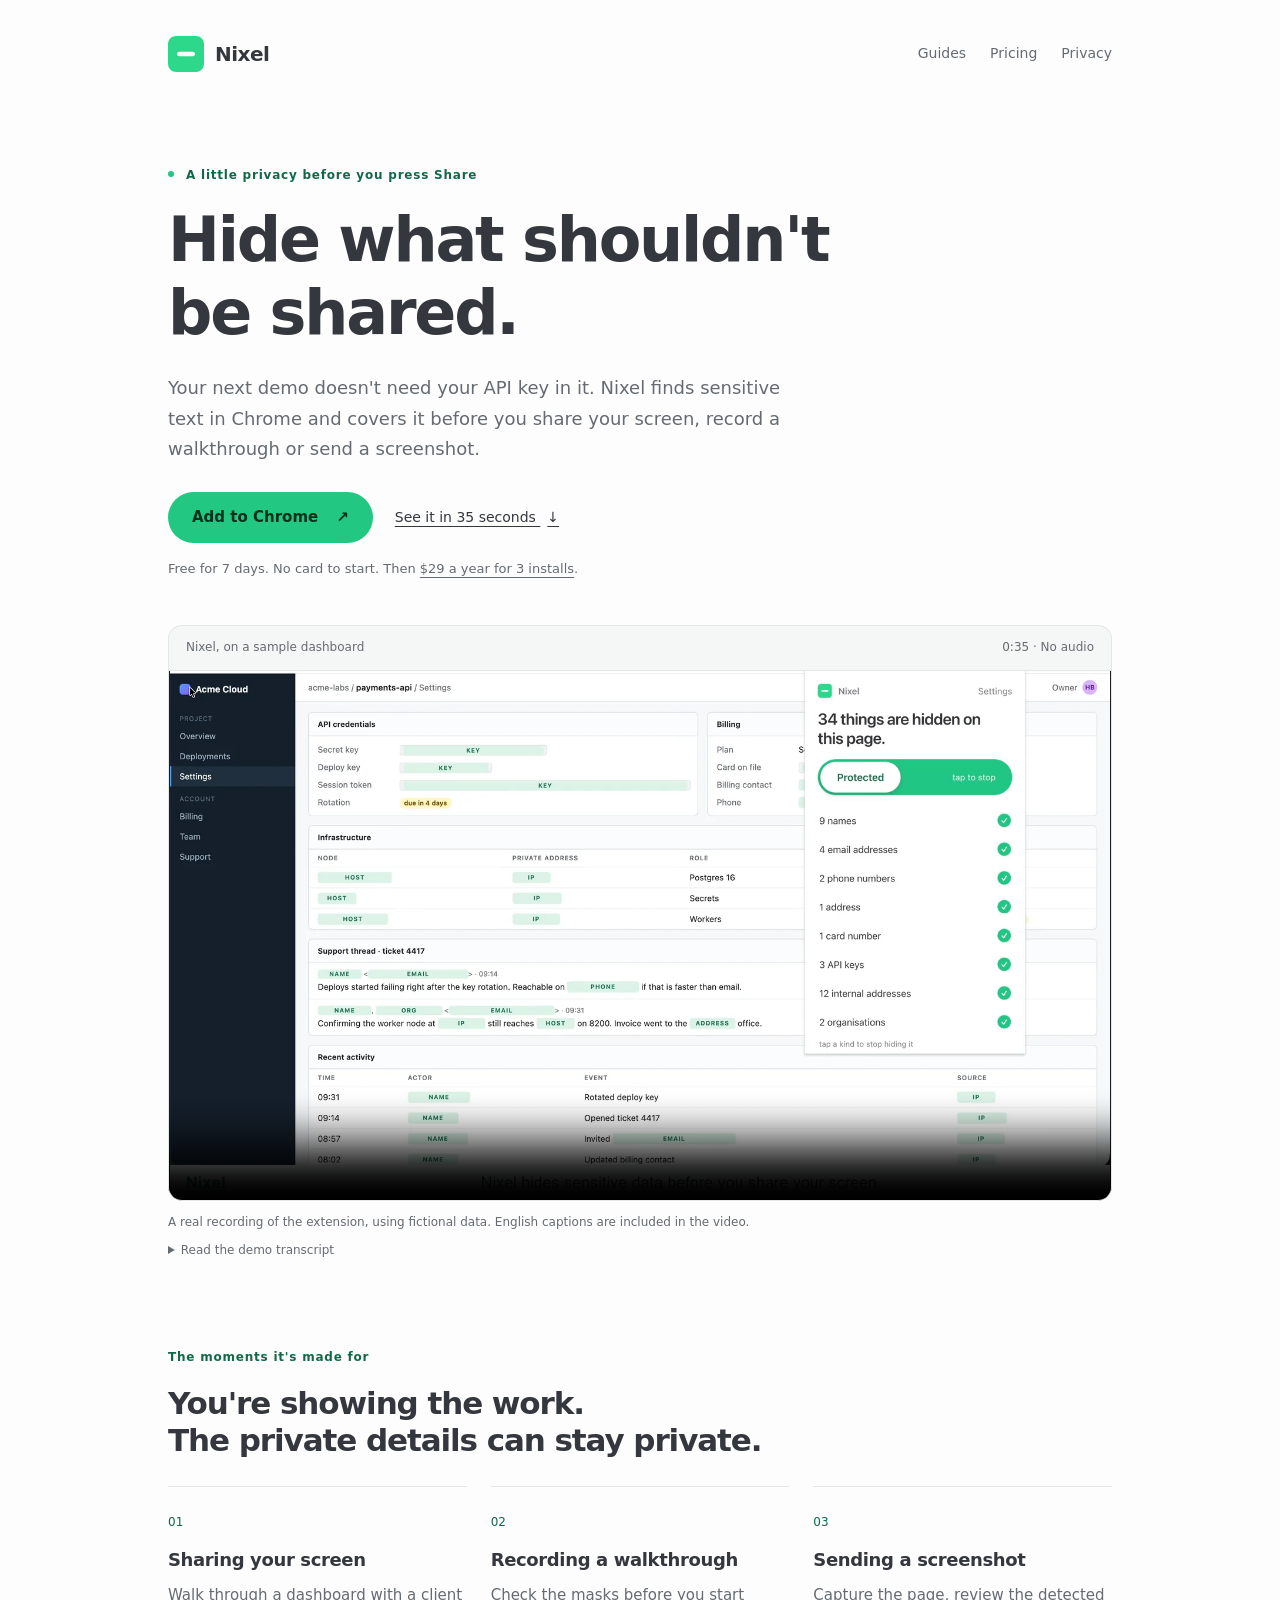
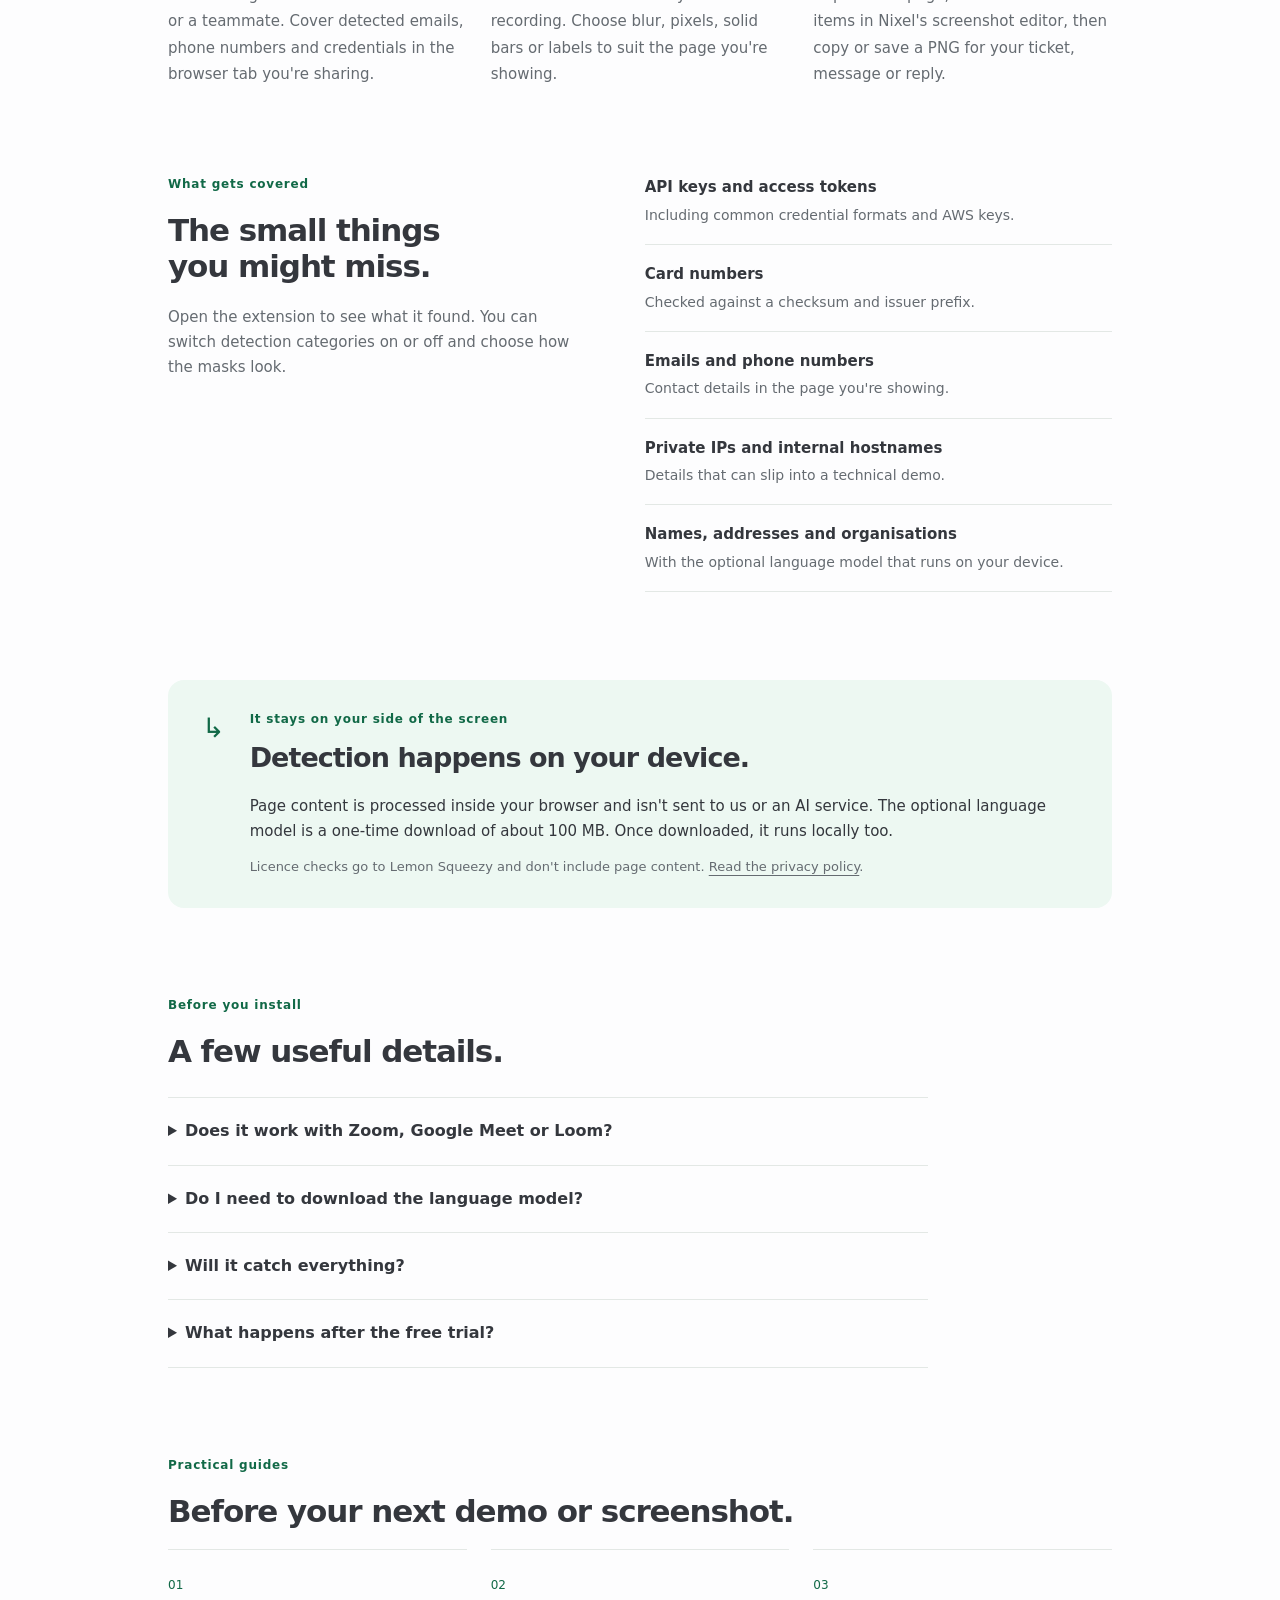
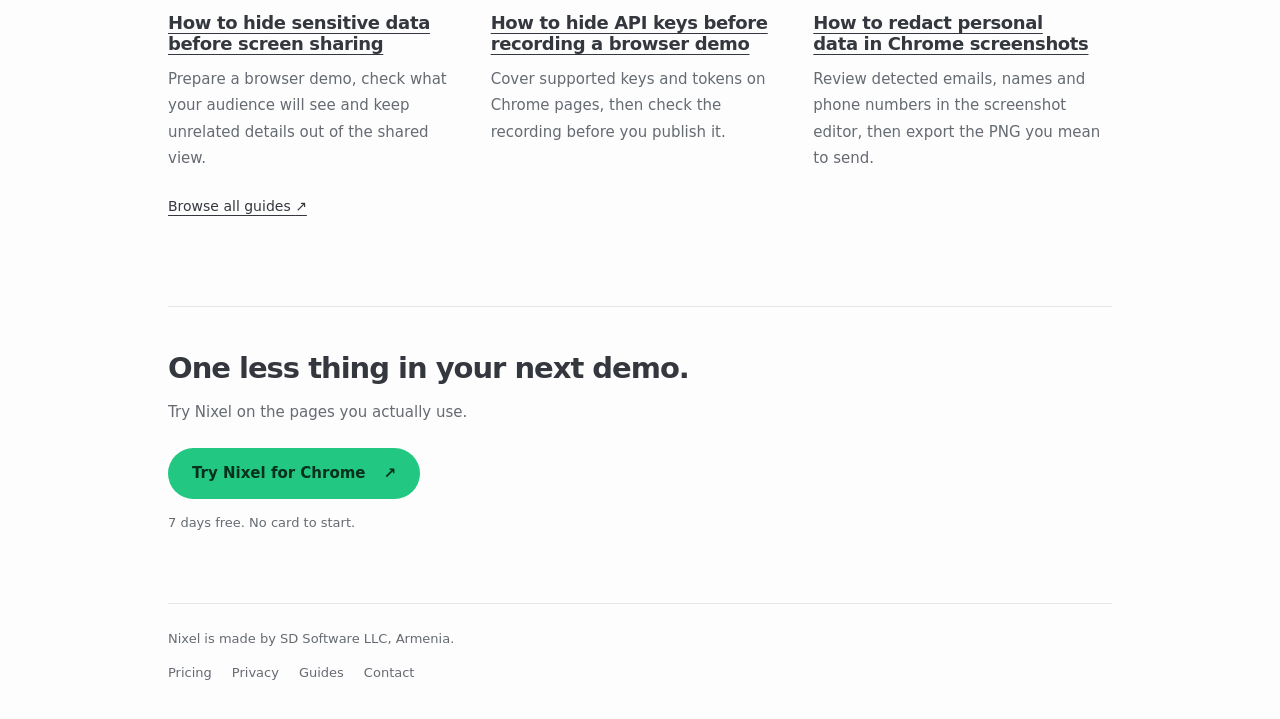
<file: index.html>
<!doctype html>
<html lang="en">
<head>
  <meta charset="utf-8" />
  <meta name="msvalidate.01" content="B4FEDE01873974FC19077A3472C46741" />
  <meta name="viewport" content="width=device-width, initial-scale=1" />
  <title>Nixel: hide sensitive data before screen sharing</title>
  <meta name="description" content="Hide API keys, emails and personal details in Chrome before screen sharing or taking screenshots. Nixel detects sensitive text locally. Try it free for 7 days." />
  <link rel="canonical" href="https://nixel.org/" />
  <meta name="theme-color" content="#fdfdfe" />
  <meta property="og:type" content="website" />
  <meta property="og:site_name" content="Nixel" />
  <meta property="og:title" content="Hide what shouldn't be shared. Nixel for Chrome." />
  <meta property="og:description" content="API keys, emails and personal details, covered before your next screen share. Detection happens on your device." />
  <meta property="og:url" content="https://nixel.org/" />
  <meta property="og:image" content="https://nixel.org/assets/nixel-social.png" />
  <meta property="og:image:width" content="1200" />
  <meta property="og:image:height" content="630" />
  <meta property="og:image:alt" content="Nixel for Chrome. Hide sensitive data before you share your screen." />
  <meta name="twitter:card" content="summary_large_image" />
  <link rel="icon" href="/assets/favicon.svg" type="image/svg+xml" />
  <link rel="stylesheet" href="/assets/site.css" />
</head>
<body>
  <a class="skip" href="#main">Skip to content</a>
  <div class="wrap">
    <header class="site-header">
      <a class="brand" href="/" aria-label="Nixel home"><img src="/assets/favicon.svg" alt="" width="36" height="36" /><b>Nixel</b></a>
      <nav aria-label="Main navigation"><a href="/guides/">Guides</a><a href="/pro">Pricing</a><a href="/privacy">Privacy</a></nav>
    </header>
    <main id="main">
      <section class="hero" aria-labelledby="hero-title">
        <p class="eyebrow"><span aria-hidden="true"></span> A little privacy before you press Share</p>
        <h1 id="hero-title">Hide what shouldn't<br class="desktop-break" /> be shared.</h1>
        <p class="lede">Your next demo doesn't need your API key in it. Nixel finds sensitive text in Chrome and covers it before you share your screen, record a walkthrough or send a screenshot.</p>
        <div class="actions"><a class="cta" href="https://chromewebstore.google.com/detail/nixel/mhdpmmbcnoakhpaemgpnomjpgklbdapk">Add to Chrome <span aria-hidden="true">↗</span></a><a class="text-link" href="#demo">See it in 35 seconds <span aria-hidden="true">↓</span></a></div>
        <p class="quiet">Free for 7 days. No card to start. Then <a href="/pro">$29 a year for 3 installs</a>.</p>
      </section>
      <figure class="video-demo" id="demo">
        <div class="video-topline"><span>Nixel, on a sample dashboard</span><span>0:35 · No audio</span></div>
        <video controls playsinline preload="metadata" poster="/assets/demo-poster.webp" width="1600" height="900" aria-label="Nixel demo: changing mask styles, toggling name detection and reviewing a screenshot" aria-describedby="demo-caption">
          <source src="/assets/nixel-demo.mp4" type="video/mp4" />
          <p><a href="/assets/nixel-demo.mp4">Watch or download the Nixel demo</a>.</p>
        </video>
        <figcaption id="demo-caption">A real recording of the extension, using fictional data. English captions are included in the video.</figcaption>
      </figure>
      <details class="transcript"><summary>Read the demo transcript</summary><p>Nixel hides sensitive data before you share your screen. Choose blur, pixels, solid bars or labels. Turn name masking off while keeping the other masks, then turn it back on. Open the screenshot editor and review the masks before saving or sharing.</p></details>
      <section class="section" aria-labelledby="use-cases">
        <div class="section-heading"><p class="eyebrow">The moments it's made for</p><h2 id="use-cases">You're showing the work.<br />The private details can stay private.</h2></div>
        <div class="cards">
          <article><span class="number" aria-hidden="true">01</span><h3>Sharing your screen</h3><p>Walk through a dashboard with a client or a teammate. Cover detected emails, phone numbers and credentials in the browser tab you're sharing.</p></article>
          <article><span class="number" aria-hidden="true">02</span><h3>Recording a walkthrough</h3><p>Check the masks before you start recording. Choose blur, pixels, solid bars or labels to suit the page you're showing.</p></article>
          <article><span class="number" aria-hidden="true">03</span><h3>Sending a screenshot</h3><p>Capture the page, review the detected items in Nixel's screenshot editor, then copy or save a PNG for your ticket, message or reply.</p></article>
        </div>
      </section>
      <section class="section split" aria-labelledby="detection">
        <div><p class="eyebrow">What gets covered</p><h2 id="detection">The small things<br />you might miss.</h2><p class="muted">Open the extension to see what it found. You can switch detection categories on or off and choose how the masks look.</p></div>
        <ul class="detection-list">
          <li><b>API keys and access tokens</b><span>Including common credential formats and AWS keys.</span></li>
          <li><b>Card numbers</b><span>Checked against a checksum and issuer prefix.</span></li>
          <li><b>Emails and phone numbers</b><span>Contact details in the page you're showing.</span></li>
          <li><b>Private IPs and internal hostnames</b><span>Details that can slip into a technical demo.</span></li>
          <li><b>Names, addresses and organisations</b><span>With the optional language model that runs on your device.</span></li>
        </ul>
      </section>
      <section class="privacy-note" aria-labelledby="local-title">
        <div class="local-icon" aria-hidden="true">↳</div>
        <div><p class="eyebrow">It stays on your side of the screen</p><h2 id="local-title">Detection happens on your device.</h2><p>Page content is processed inside your browser and isn't sent to us or an AI service. The optional language model is a one-time download of about 100 MB. Once downloaded, it runs locally too.</p><p class="quiet">Licence checks go to Lemon Squeezy and don't include page content. <a href="/privacy">Read the privacy policy</a>.</p></div>
      </section>
      <section class="section faq" aria-labelledby="questions">
        <p class="eyebrow">Before you install</p><h2 id="questions">A few useful details.</h2>
        <details><summary>Does it work with Zoom, Google Meet or Loom?</summary><p>Nixel masks text in Chrome pages. Those masks can appear when you share or record that browser tab with your meeting or recording tool. Nixel doesn't mask other apps, browser controls or your whole desktop. Check the shared view before starting.</p></details>
        <details><summary>Do I need to download the language model?</summary><p>No. Pattern-based detection covers supported credentials, card numbers, emails, phone numbers and network details without it. Enable the optional local model if you also want to detect names, addresses and organisations.</p></details>
        <details><summary>Will it catch everything?</summary><p>Detection can miss sensitive details or hide text you wanted to show. Nixel works with supported text on web pages; don't rely on it to find text inside images or videos. Review your page and any exported screenshot before sharing.</p></details>
        <details><summary>What happens after the free trial?</summary><p>The trial lasts 7 days and needs no payment card. A licence costs $29 a year and covers 3 installs. <a href="/pro">See pricing and licence details</a>.</p></details>
      </section>
      <section class="section" aria-labelledby="guides-title"><p class="eyebrow">Practical guides</p><h2 id="guides-title">Before your next demo or screenshot.</h2><div class="cards"><article><span class="number" aria-hidden="true">01</span><h3><a href="/guides/hide-sensitive-data-screen-sharing/">How to hide sensitive data before screen sharing</a></h3><p>Prepare a browser demo, check what your audience will see and keep unrelated details out of the shared view.</p></article><article><span class="number" aria-hidden="true">02</span><h3><a href="/guides/hide-api-keys-screen-recording/">How to hide API keys before recording a browser demo</a></h3><p>Cover supported keys and tokens on Chrome pages, then check the recording before you publish it.</p></article><article><span class="number" aria-hidden="true">03</span><h3><a href="/guides/redact-personal-data-screenshots/">How to redact personal data in Chrome screenshots</a></h3><p>Review detected emails, names and phone numbers in the screenshot editor, then export the PNG you mean to send.</p></article></div><p class="guide-browse"><a href="/guides/">Browse all guides <span aria-hidden="true">↗</span></a></p></section>
      <section class="closing" aria-labelledby="try-title"><h2 id="try-title">One less thing in your next demo.</h2><p>Try Nixel on the pages you actually use.</p><a class="cta" href="https://chromewebstore.google.com/detail/nixel/mhdpmmbcnoakhpaemgpnomjpgklbdapk">Try Nixel for Chrome <span aria-hidden="true">↗</span></a><p class="quiet">7 days free. No card to start.</p></section>
    </main>
    <footer><p>Nixel is made by SD Software LLC, Armenia.</p><nav aria-label="Footer navigation"><a href="/pro">Pricing</a><a href="/privacy">Privacy</a><a href="/guides/">Guides</a><a href="mailto:support@nixel.org">Contact</a></nav></footer>
  </div>
</body>
</html>
</file>
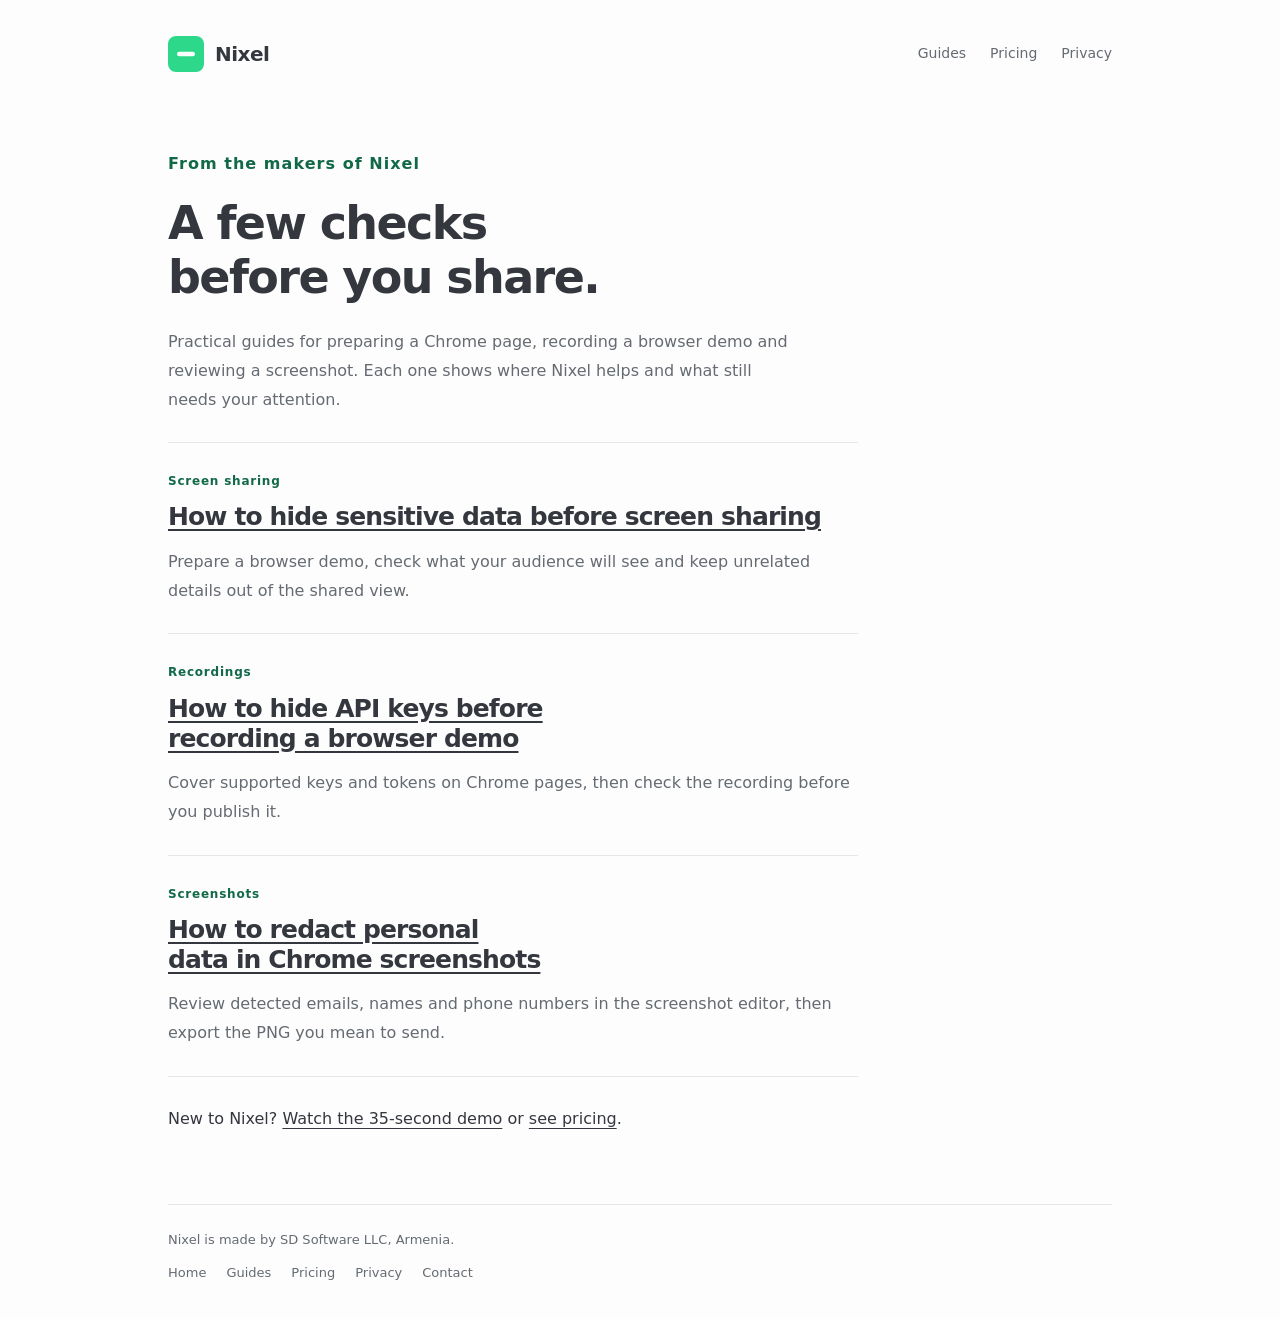
<file: guides/index.html>
<!doctype html><html lang="en"><head>
<meta charset="utf-8" /><meta name="viewport" content="width=device-width, initial-scale=1" />
<title>Screen sharing, recording and screenshot guides | Nixel</title>
<meta name="description" content="Practical Nixel guides for hiding sensitive text before browser screen sharing, recording a demo or sending a screenshot. Real examples and clear limits." />
<link rel="canonical" href="https://nixel.org/guides/" /><meta property="og:type" content="website" /><meta property="og:site_name" content="Nixel" /><meta property="og:title" content="Practical guides for your next demo or screenshot" /><meta property="og:description" content="Prepare Chrome pages, cover sensitive details and check what you share. Guides from the makers of Nixel." /><meta property="og:url" content="https://nixel.org/guides/" /><meta property="og:image" content="https://nixel.org/assets/nixel-social.png" /><meta name="twitter:card" content="summary_large_image" /><link rel="icon" href="/assets/favicon.svg" type="image/svg+xml" /><link rel="stylesheet" href="/assets/site.css" />
</head><body><a class="skip" href="#main">Skip to content</a><div class="wrap"><header class="site-header"><a class="brand" href="/" aria-label="Nixel home"><img src="/assets/favicon.svg" alt="" width="36" height="36" /><b>Nixel</b></a><nav aria-label="Main navigation"><a href="/guides/">Guides</a><a href="/pro">Pricing</a><a href="/privacy">Privacy</a></nav></header><main id="main" class="article"><p class="eyebrow">From the makers of Nixel</p><h1>A few checks before you share.</h1><p class="lede">Practical guides for preparing a Chrome page, recording a browser demo and reviewing a screenshot. Each one shows where Nixel helps and what still needs your attention.</p><div class="guide-index"><article><p class="eyebrow">Screen sharing</p><h2><a href="/guides/hide-sensitive-data-screen-sharing/">How to hide sensitive data before screen sharing</a></h2><p>Prepare a browser demo, check what your audience will see and keep unrelated details out of the shared view.</p></article><article><p class="eyebrow">Recordings</p><h2><a href="/guides/hide-api-keys-screen-recording/">How to hide API keys before recording a browser demo</a></h2><p>Cover supported keys and tokens on Chrome pages, then check the recording before you publish it.</p></article><article><p class="eyebrow">Screenshots</p><h2><a href="/guides/redact-personal-data-screenshots/">How to redact personal data in Chrome screenshots</a></h2><p>Review detected emails, names and phone numbers in the screenshot editor, then export the PNG you mean to send.</p></article></div><p>New to Nixel? <a href="/#demo">Watch the 35-second demo</a> or <a href="/pro">see pricing</a>.</p></main><footer><p>Nixel is made by SD Software LLC, Armenia.</p><nav aria-label="Footer navigation"><a href="/">Home</a><a href="/guides/">Guides</a><a href="/pro">Pricing</a><a href="/privacy">Privacy</a><a href="mailto:support@nixel.org">Contact</a></nav></footer></div></body></html>
</file>
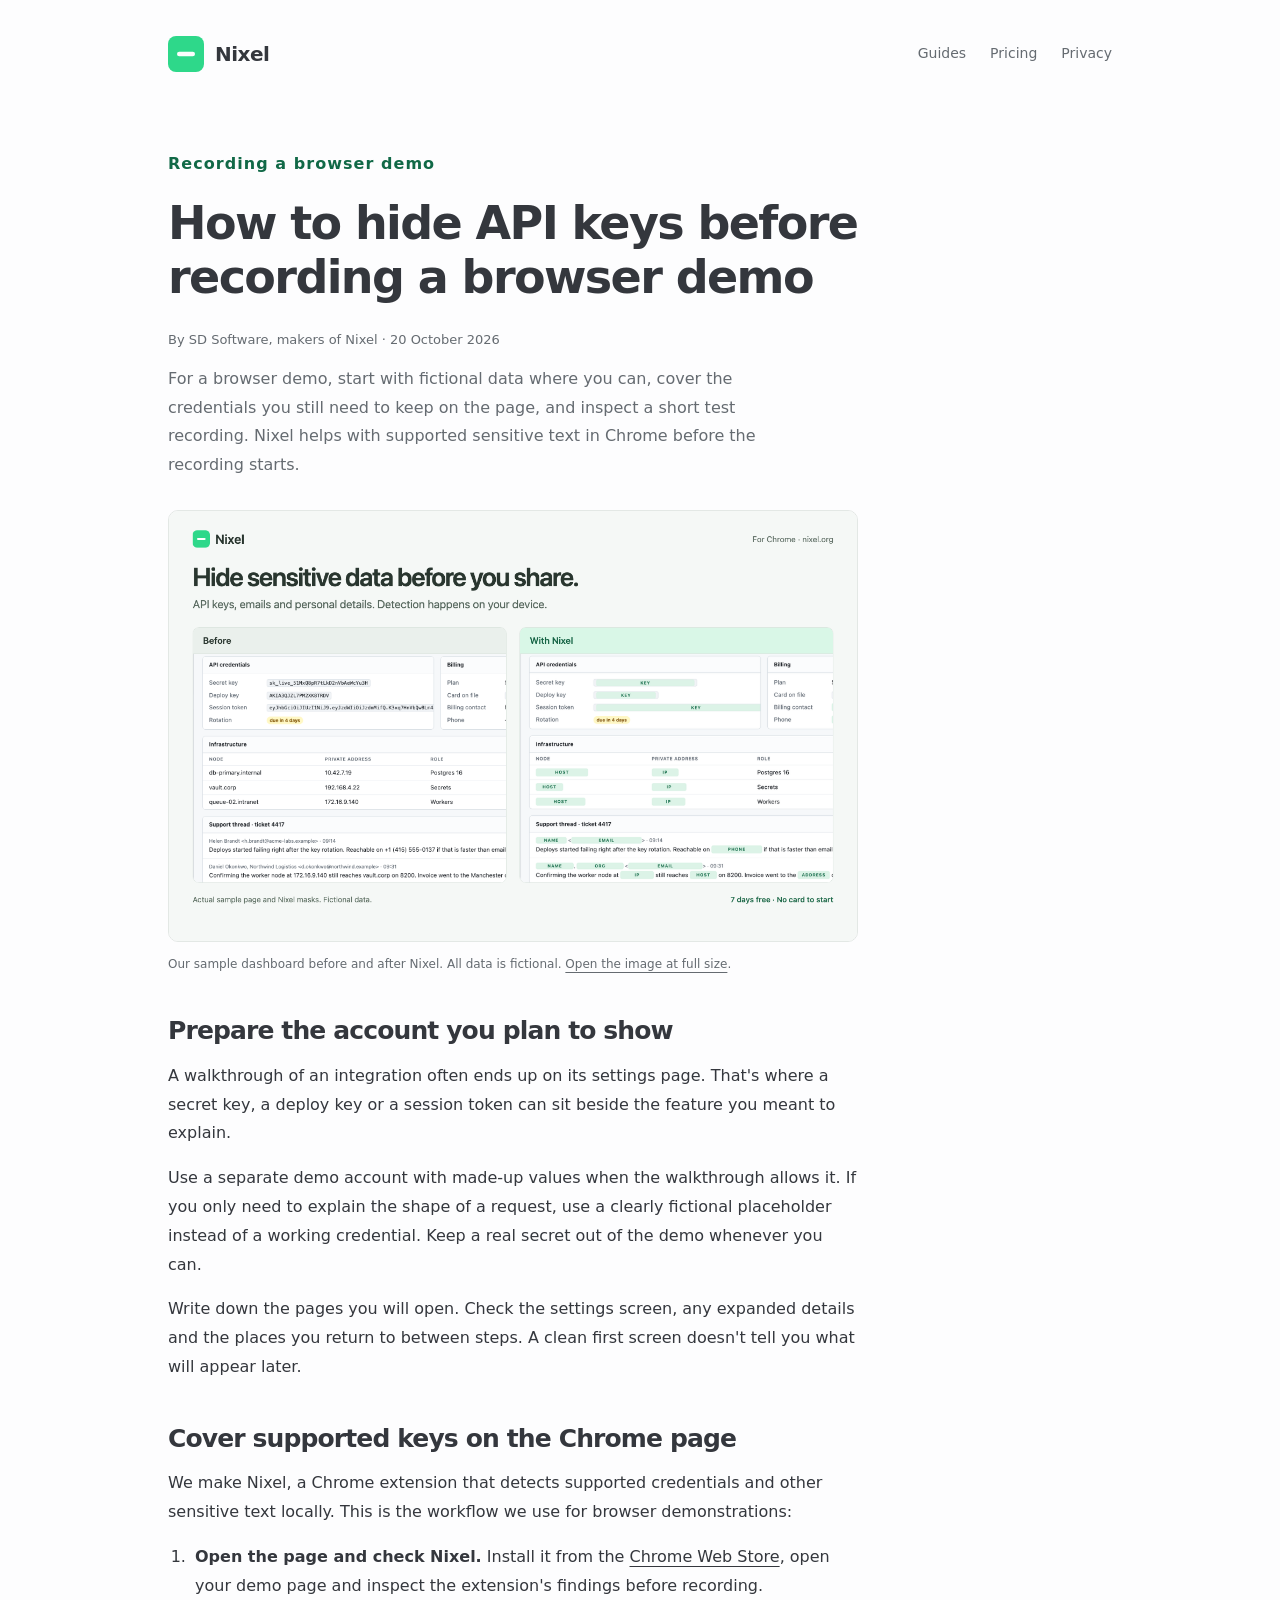
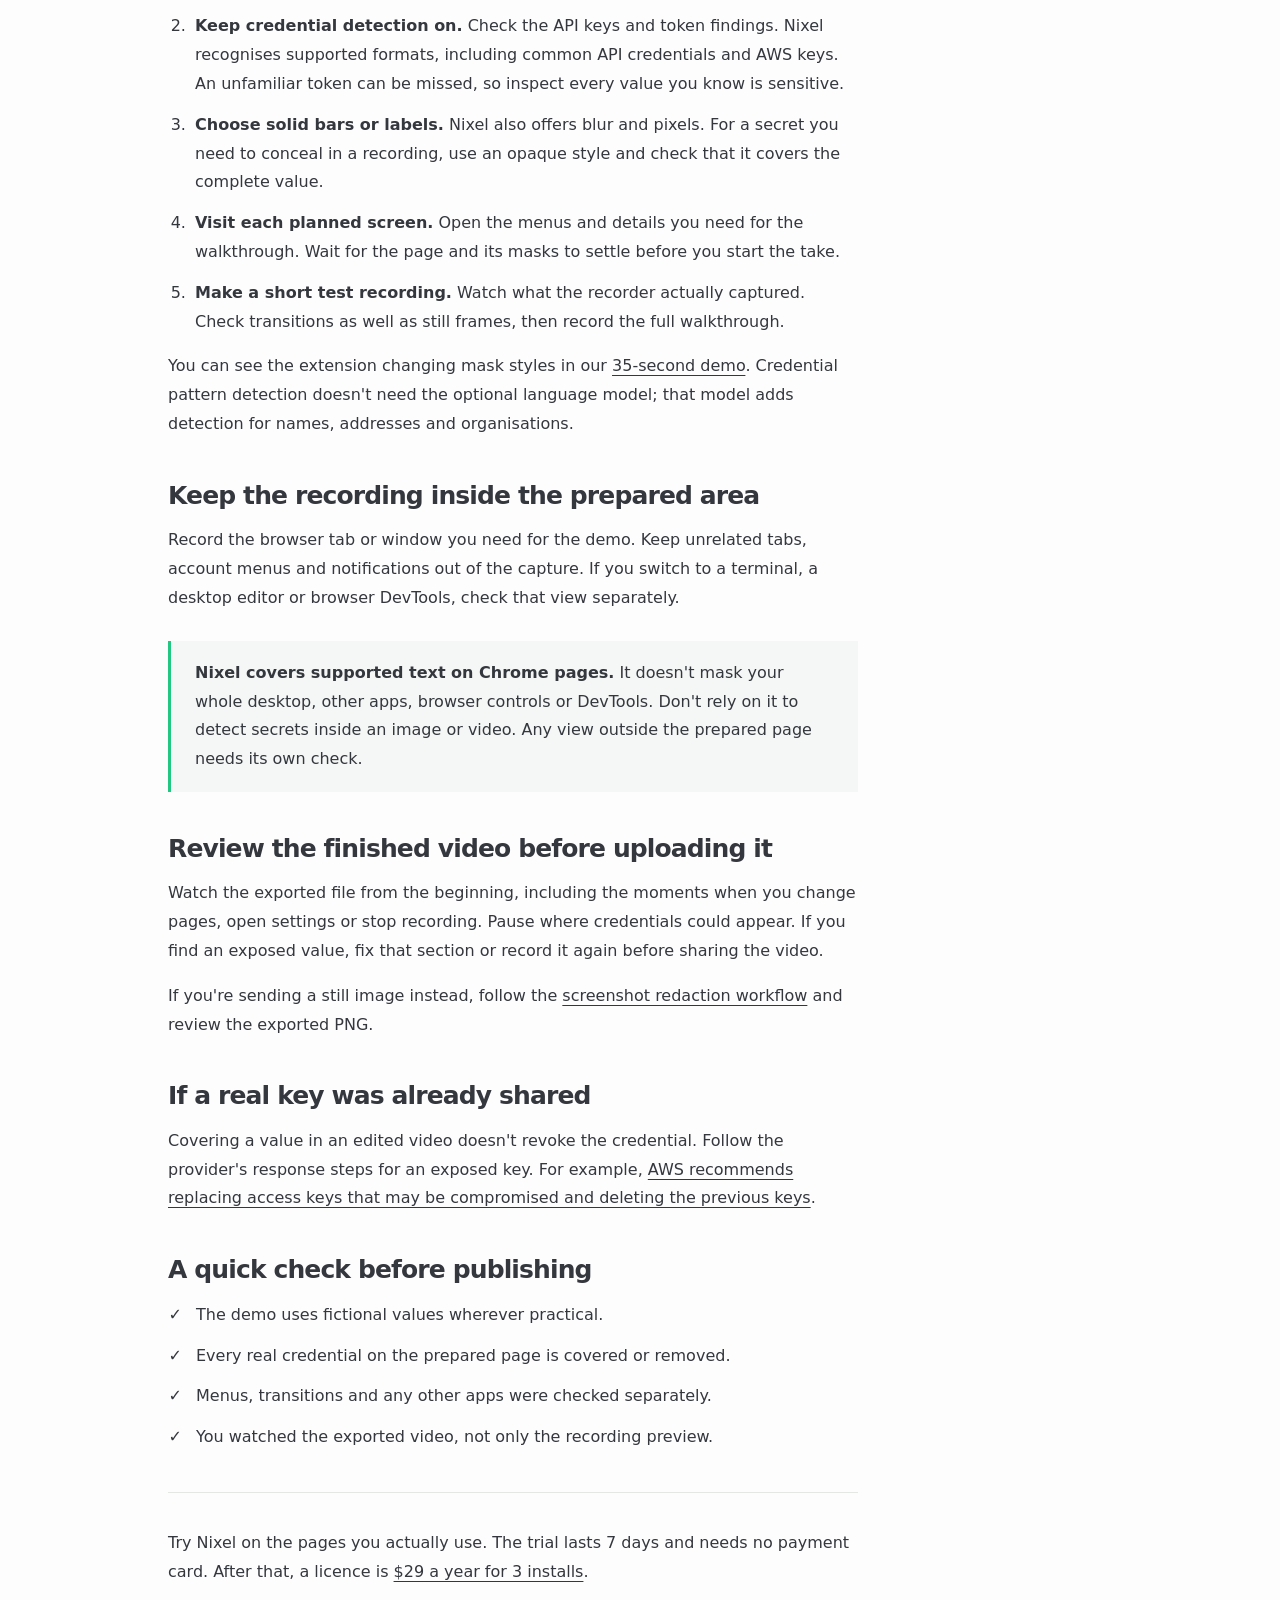
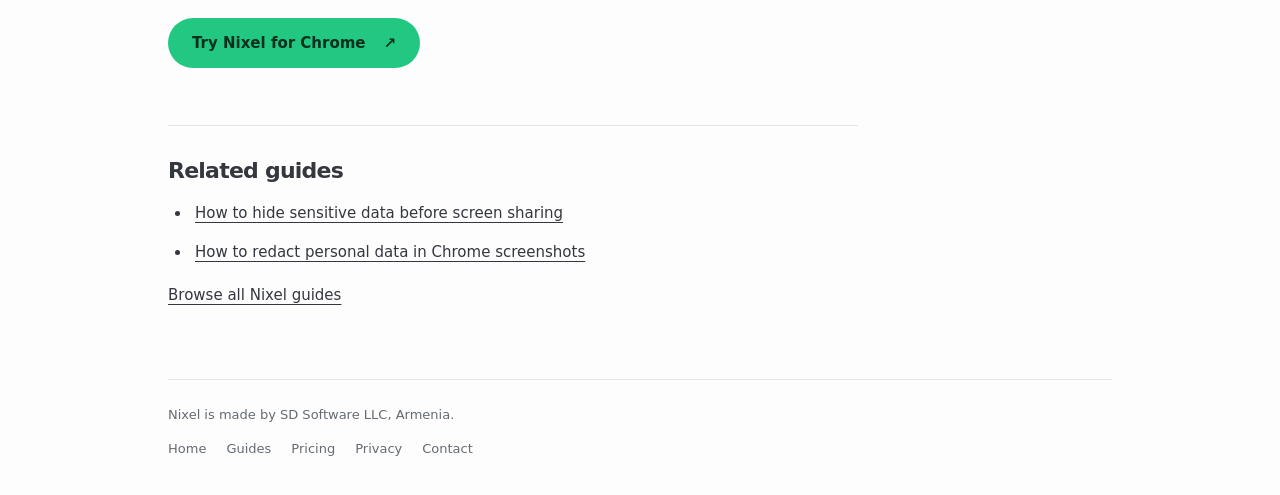
<file: guides/hide-api-keys-screen-recording/index.html>
<!doctype html>
<html lang="en">
<head>
  <meta charset="utf-8" />
  <meta name="viewport" content="width=device-width, initial-scale=1" />
  <title>How to hide API keys before recording a browser demo | Nixel</title>
  <meta name="description" content="Hide supported API keys and tokens in Chrome before recording a demo. Follow a practical checklist, see a real Nixel example and review the final video." />
  <link rel="canonical" href="https://nixel.org/guides/hide-api-keys-screen-recording/" />
  <meta property="og:type" content="article" />
  <meta property="og:site_name" content="Nixel" />
  <meta property="og:title" content="How to hide API keys before recording a browser demo" />
  <meta property="og:description" content="Hide supported API keys and tokens in Chrome before recording a demo. Follow a practical checklist, see a real Nixel example and review the final video." />
  <meta property="og:url" content="https://nixel.org/guides/hide-api-keys-screen-recording/" />
  <meta property="og:image" content="https://nixel.org/assets/nixel-before-after.png" />
  <meta name="twitter:card" content="summary_large_image" />
  <link rel="icon" href="/assets/favicon.svg" type="image/svg+xml" />
  <link rel="stylesheet" href="/assets/site.css" />
  <script type="application/ld+json">{"@context": "https://schema.org", "@type": "Article", "headline": "How to hide API keys before recording a browser demo", "description": "Hide supported API keys and tokens in Chrome before recording a demo. Follow a practical checklist, see a real Nixel example and review the final video.", "datePublished": "2026-10-20", "dateModified": "2026-10-20", "author": {"@type": "Organization", "name": "SD Software LLC", "url": "https://nixel.org/"}, "publisher": {"@type": "Organization", "name": "SD Software LLC", "url": "https://nixel.org/"}, "mainEntityOfPage": "https://nixel.org/guides/hide-api-keys-screen-recording/", "image": "https://nixel.org/assets/nixel-before-after.png"}</script>
</head>
<body>
  <a class="skip" href="#main">Skip to content</a>
  <div class="wrap">
    <header class="site-header"><a class="brand" href="/" aria-label="Nixel home"><img src="/assets/favicon.svg" alt="" width="36" height="36" /><b>Nixel</b></a><nav aria-label="Main navigation"><a href="/guides/">Guides</a><a href="/pro">Pricing</a><a href="/privacy">Privacy</a></nav></header>
    <main id="main" class="article">
      <p class="eyebrow">Recording a browser demo</p>
      <h1>How to hide API keys before recording a browser demo</h1>
      <p class="byline">By SD Software, makers of Nixel · 20 October 2026</p>
      <p class="lede">For a browser demo, start with fictional data where you can, cover the credentials you still need to keep on the page, and inspect a short test recording. Nixel helps with supported sensitive text in Chrome before the recording starts.</p>
      <figure class="article-figure"><a href="/assets/nixel-before-after.png" target="_blank" rel="noopener"><img src="/assets/nixel-before-after.png" width="1280" height="800" alt="Before and after: Nixel covers fictional API keys, email addresses and private IPs on a sample dashboard" fetchpriority="high" /></a><figcaption>Our sample dashboard before and after Nixel. All data is fictional. <a href="/assets/nixel-before-after.png" target="_blank" rel="noopener">Open the image at full size</a>.</figcaption></figure>
      <h2>Prepare the account you plan to show</h2>
      <p>A walkthrough of an integration often ends up on its settings page. That's where a secret key, a deploy key or a session token can sit beside the feature you meant to explain.</p>
      <p>Use a separate demo account with made-up values when the walkthrough allows it. If you only need to explain the shape of a request, use a clearly fictional placeholder instead of a working credential. Keep a real secret out of the demo whenever you can.</p>
      <p>Write down the pages you will open. Check the settings screen, any expanded details and the places you return to between steps. A clean first screen doesn't tell you what will appear later.</p>
      <h2>Cover supported keys on the Chrome page</h2>
      <p>We make Nixel, a Chrome extension that detects supported credentials and other sensitive text locally. This is the workflow we use for browser demonstrations:</p>
      <ol>
        <li><b>Open the page and check Nixel.</b> Install it from the <a href="https://chromewebstore.google.com/detail/nixel/mhdpmmbcnoakhpaemgpnomjpgklbdapk">Chrome Web Store</a>, open your demo page and inspect the extension's findings before recording.</li>
        <li><b>Keep credential detection on.</b> Check the API keys and token findings. Nixel recognises supported formats, including common API credentials and AWS keys. An unfamiliar token can be missed, so inspect every value you know is sensitive.</li>
        <li><b>Choose solid bars or labels.</b> Nixel also offers blur and pixels. For a secret you need to conceal in a recording, use an opaque style and check that it covers the complete value.</li>
        <li><b>Visit each planned screen.</b> Open the menus and details you need for the walkthrough. Wait for the page and its masks to settle before you start the take.</li>
        <li><b>Make a short test recording.</b> Watch what the recorder actually captured. Check transitions as well as still frames, then record the full walkthrough.</li>
      </ol>
      <p>You can see the extension changing mask styles in our <a href="/#demo">35-second demo</a>. Credential pattern detection doesn't need the optional language model; that model adds detection for names, addresses and organisations.</p>
      <h2>Keep the recording inside the prepared area</h2>
      <p>Record the browser tab or window you need for the demo. Keep unrelated tabs, account menus and notifications out of the capture. If you switch to a terminal, a desktop editor or browser DevTools, check that view separately.</p>
      <div class="callout"><p><b>Nixel covers supported text on Chrome pages.</b> It doesn't mask your whole desktop, other apps, browser controls or DevTools. Don't rely on it to detect secrets inside an image or video. Any view outside the prepared page needs its own check.</p></div>
      <h2>Review the finished video before uploading it</h2>
      <p>Watch the exported file from the beginning, including the moments when you change pages, open settings or stop recording. Pause where credentials could appear. If you find an exposed value, fix that section or record it again before sharing the video.</p>
      <p>If you're sending a still image instead, follow the <a href="/guides/redact-personal-data-screenshots/">screenshot redaction workflow</a> and review the exported PNG.</p>
      <h2>If a real key was already shared</h2>
      <p>Covering a value in an edited video doesn't revoke the credential. Follow the provider's response steps for an exposed key. For example, <a href="https://docs.aws.amazon.com/IAM/latest/UserGuide/securing_access-keys.html">AWS recommends replacing access keys that may be compromised and deleting the previous keys</a>.</p>
      <h2>A quick check before publishing</h2>
      <ul class="checklist"><li>The demo uses fictional values wherever practical.</li><li>Every real credential on the prepared page is covered or removed.</li><li>Menus, transitions and any other apps were checked separately.</li><li>You watched the exported video, not only the recording preview.</li></ul>
      <div class="article-install"><p>Try Nixel on the pages you actually use. The trial lasts 7 days and needs no payment card. After that, a licence is <a href="/pro">$29 a year for 3 installs</a>.</p><a class="cta" href="https://chromewebstore.google.com/detail/nixel/mhdpmmbcnoakhpaemgpnomjpgklbdapk">Try Nixel for Chrome <span aria-hidden="true">↗</span></a></div>
      <aside class="related-guides" aria-labelledby="related-title"><h2 id="related-title">Related guides</h2><ul><li><a href="/guides/hide-sensitive-data-screen-sharing/">How to hide sensitive data before screen sharing</a></li><li><a href="/guides/redact-personal-data-screenshots/">How to redact personal data in Chrome screenshots</a></li></ul><p><a href="/guides/">Browse all Nixel guides</a></p></aside>
    </main>
    <footer><p>Nixel is made by SD Software LLC, Armenia.</p><nav aria-label="Footer navigation"><a href="/">Home</a><a href="/guides/">Guides</a><a href="/pro">Pricing</a><a href="/privacy">Privacy</a><a href="mailto:support@nixel.org">Contact</a></nav></footer>
  </div>
</body>
</html>
</file>
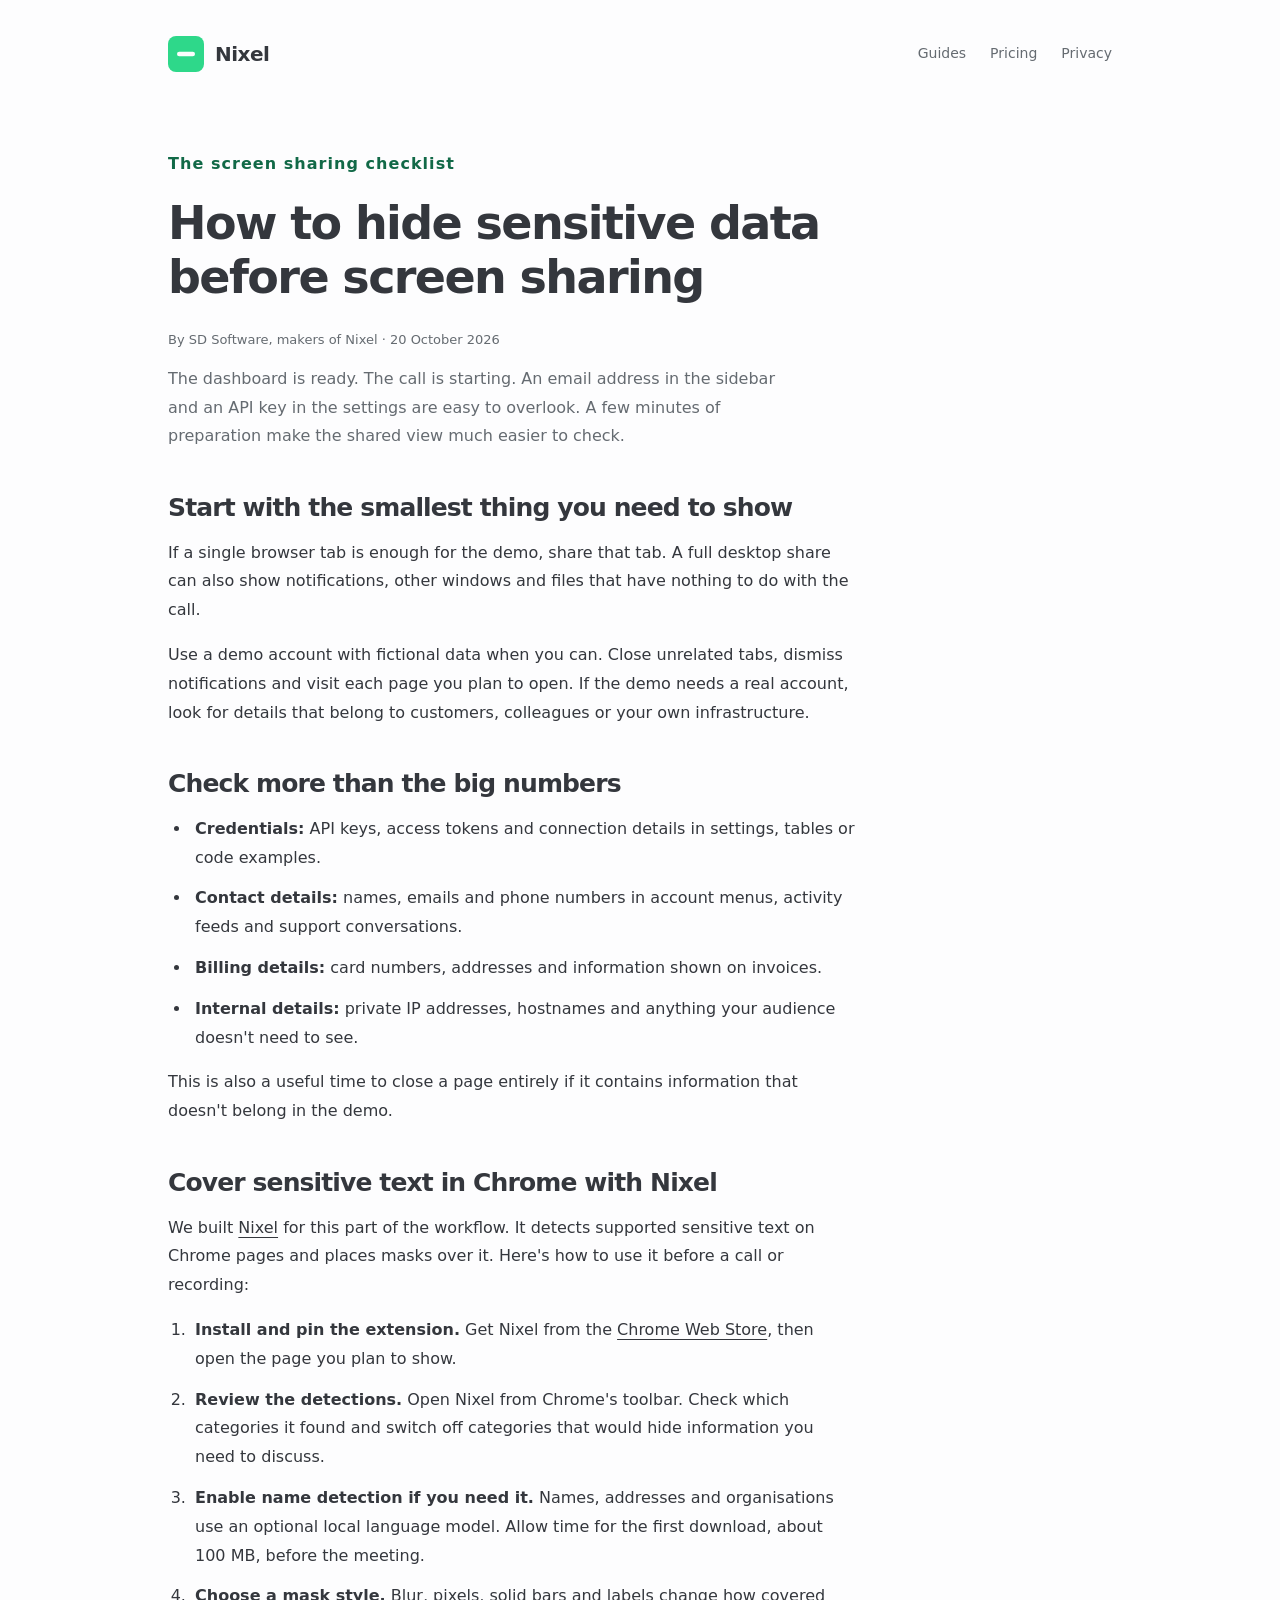
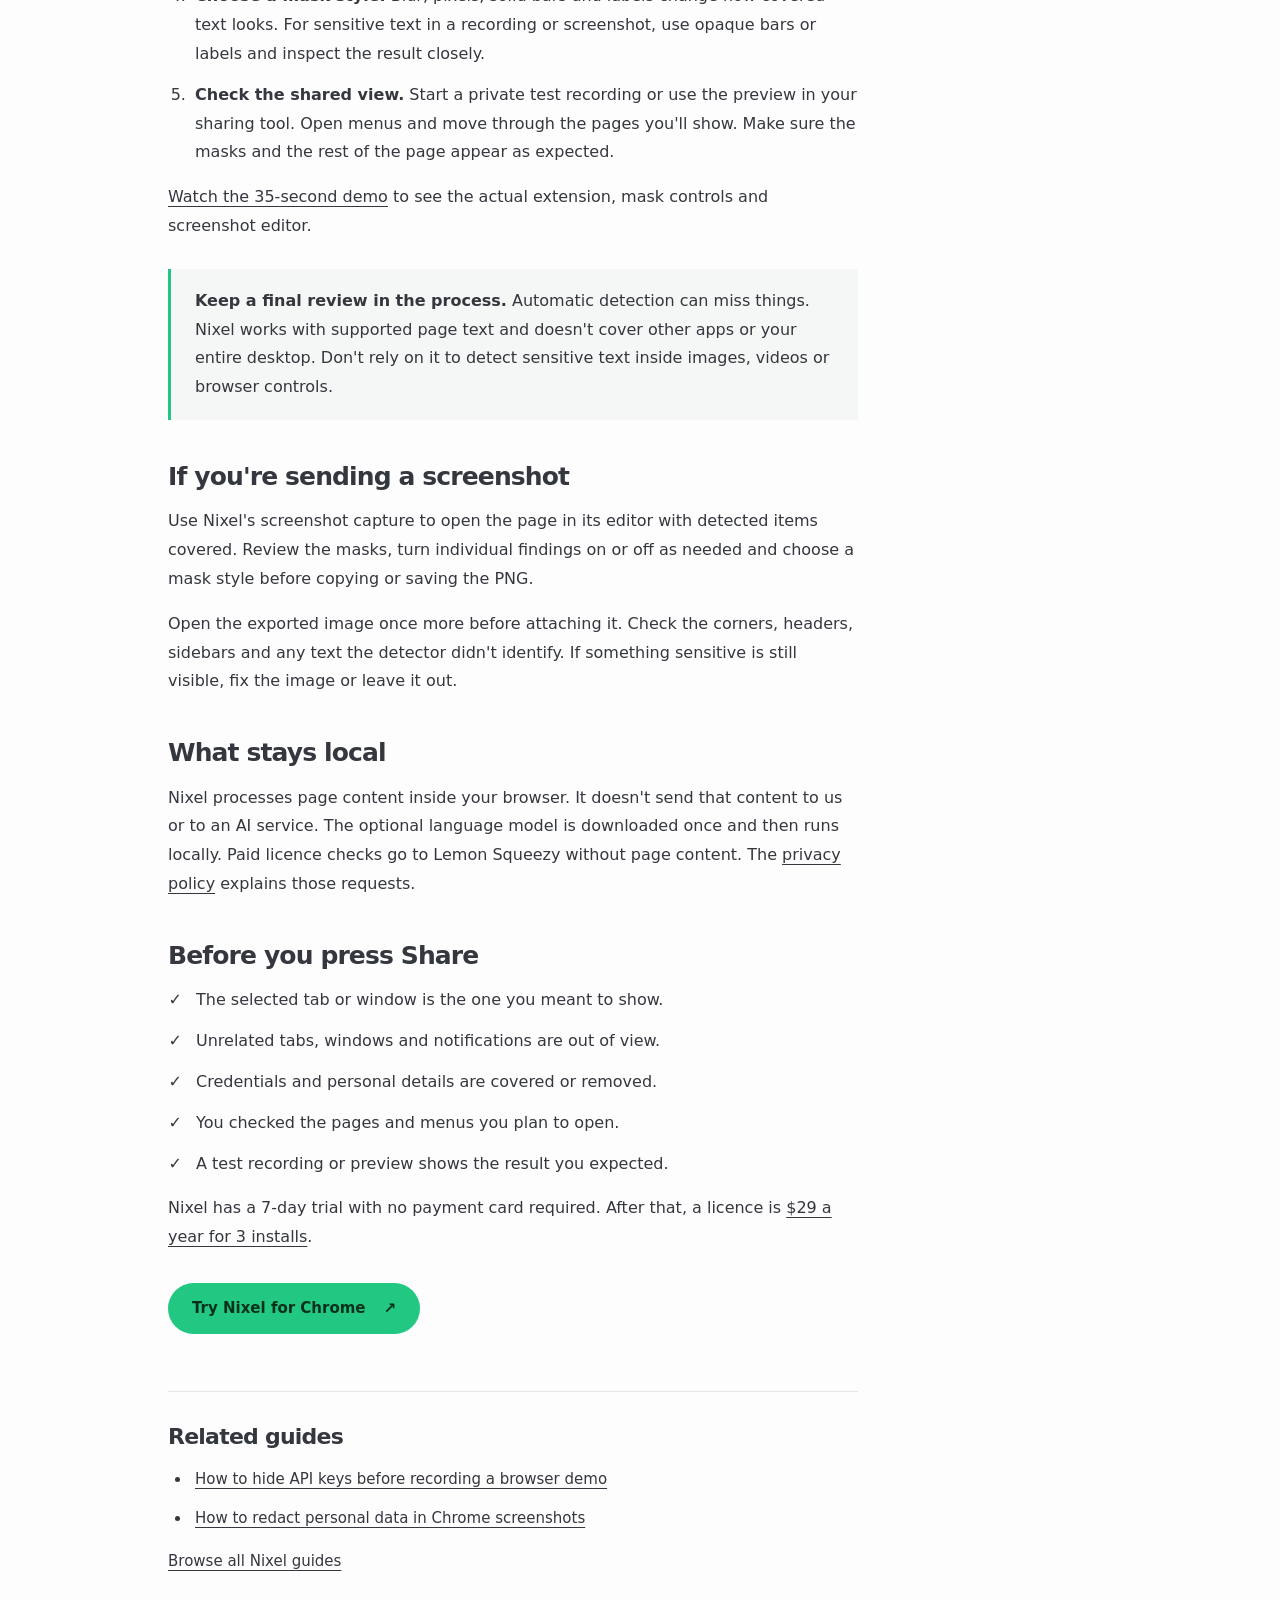
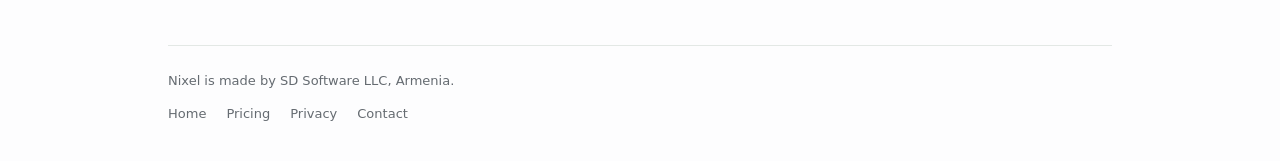
<file: guides/hide-sensitive-data-screen-sharing/index.html>
<!doctype html>
<html lang="en">
<head>
  <meta charset="utf-8" />
  <meta name="viewport" content="width=device-width, initial-scale=1" />
  <title>How to hide sensitive data before screen sharing | Nixel</title>
  <meta name="description" content="Prepare a browser demo without exposing API keys, emails or customer details. A practical screen sharing checklist, with a Nixel walkthrough and its limits." />
  <link rel="canonical" href="https://nixel.org/guides/hide-sensitive-data-screen-sharing/" />
  <meta property="og:type" content="article" />
  <meta property="og:site_name" content="Nixel" />
  <meta property="og:title" content="How to hide sensitive data before screen sharing" />
  <meta property="og:description" content="A practical checklist for browser demos, recordings and screenshots, from the makers of Nixel." />
  <meta property="og:url" content="https://nixel.org/guides/hide-sensitive-data-screen-sharing/" />
  <meta property="og:image" content="https://nixel.org/assets/nixel-social.png" />
  <meta name="twitter:card" content="summary_large_image" />
  <link rel="icon" href="/assets/favicon.svg" type="image/svg+xml" />
  <link rel="stylesheet" href="/assets/site.css" />
</head>
<body>
  <a class="skip" href="#main">Skip to content</a>
  <div class="wrap">
    <header class="site-header"><a class="brand" href="/" aria-label="Nixel home"><img src="/assets/favicon.svg" alt="" width="36" height="36" /><b>Nixel</b></a><nav aria-label="Main navigation"><a href="/guides/">Guides</a><a href="/pro">Pricing</a><a href="/privacy">Privacy</a></nav></header>
    <main id="main" class="article">
      <p class="eyebrow">The screen sharing checklist</p>
      <h1>How to hide sensitive data before screen sharing</h1>
      <p class="byline">By SD Software, makers of Nixel · 20 October 2026</p>
      <p class="lede">The dashboard is ready. The call is starting. An email address in the sidebar and an API key in the settings are easy to overlook. A few minutes of preparation make the shared view much easier to check.</p>
      <h2>Start with the smallest thing you need to show</h2>
      <p>If a single browser tab is enough for the demo, share that tab. A full desktop share can also show notifications, other windows and files that have nothing to do with the call.</p>
      <p>Use a demo account with fictional data when you can. Close unrelated tabs, dismiss notifications and visit each page you plan to open. If the demo needs a real account, look for details that belong to customers, colleagues or your own infrastructure.</p>
      <h2>Check more than the big numbers</h2>
      <ul>
        <li><b>Credentials:</b> API keys, access tokens and connection details in settings, tables or code examples.</li>
        <li><b>Contact details:</b> names, emails and phone numbers in account menus, activity feeds and support conversations.</li>
        <li><b>Billing details:</b> card numbers, addresses and information shown on invoices.</li>
        <li><b>Internal details:</b> private IP addresses, hostnames and anything your audience doesn't need to see.</li>
      </ul>
      <p>This is also a useful time to close a page entirely if it contains information that doesn't belong in the demo.</p>
      <h2>Cover sensitive text in Chrome with Nixel</h2>
      <p>We built <a href="/">Nixel</a> for this part of the workflow. It detects supported sensitive text on Chrome pages and places masks over it. Here's how to use it before a call or recording:</p>
      <ol>
        <li><b>Install and pin the extension.</b> Get Nixel from the <a href="https://chromewebstore.google.com/detail/nixel/mhdpmmbcnoakhpaemgpnomjpgklbdapk">Chrome Web Store</a>, then open the page you plan to show.</li>
        <li><b>Review the detections.</b> Open Nixel from Chrome's toolbar. Check which categories it found and switch off categories that would hide information you need to discuss.</li>
        <li><b>Enable name detection if you need it.</b> Names, addresses and organisations use an optional local language model. Allow time for the first download, about 100 MB, before the meeting.</li>
        <li><b>Choose a mask style.</b> Blur, pixels, solid bars and labels change how covered text looks. For sensitive text in a recording or screenshot, use opaque bars or labels and inspect the result closely.</li>
        <li><b>Check the shared view.</b> Start a private test recording or use the preview in your sharing tool. Open menus and move through the pages you'll show. Make sure the masks and the rest of the page appear as expected.</li>
      </ol>
      <p><a href="/#demo">Watch the 35-second demo</a> to see the actual extension, mask controls and screenshot editor.</p>
      <div class="callout"><p><b>Keep a final review in the process.</b> Automatic detection can miss things. Nixel works with supported page text and doesn't cover other apps or your entire desktop. Don't rely on it to detect sensitive text inside images, videos or browser controls.</p></div>
      <h2>If you're sending a screenshot</h2>
      <p>Use Nixel's screenshot capture to open the page in its editor with detected items covered. Review the masks, turn individual findings on or off as needed and choose a mask style before copying or saving the PNG.</p>
      <p>Open the exported image once more before attaching it. Check the corners, headers, sidebars and any text the detector didn't identify. If something sensitive is still visible, fix the image or leave it out.</p>
      <h2>What stays local</h2>
      <p>Nixel processes page content inside your browser. It doesn't send that content to us or to an AI service. The optional language model is downloaded once and then runs locally. Paid licence checks go to Lemon Squeezy without page content. The <a href="/privacy">privacy policy</a> explains those requests.</p>
      <h2>Before you press Share</h2>
      <ul class="checklist">
        <li>The selected tab or window is the one you meant to show.</li>
        <li>Unrelated tabs, windows and notifications are out of view.</li>
        <li>Credentials and personal details are covered or removed.</li>
        <li>You checked the pages and menus you plan to open.</li>
        <li>A test recording or preview shows the result you expected.</li>
      </ul>
      <p>Nixel has a 7-day trial with no payment card required. After that, a licence is <a href="/pro">$29 a year for 3 installs</a>.</p>
      <a class="cta" href="https://chromewebstore.google.com/detail/nixel/mhdpmmbcnoakhpaemgpnomjpgklbdapk">Try Nixel for Chrome <span aria-hidden="true">↗</span></a>
      <aside class="related-guides" aria-labelledby="related-title"><h2 id="related-title">Related guides</h2><ul><li><a href="/guides/hide-api-keys-screen-recording/">How to hide API keys before recording a browser demo</a></li><li><a href="/guides/redact-personal-data-screenshots/">How to redact personal data in Chrome screenshots</a></li></ul><p><a href="/guides/">Browse all Nixel guides</a></p></aside>
    </main>
    <footer><p>Nixel is made by SD Software LLC, Armenia.</p><nav aria-label="Footer navigation"><a href="/">Home</a><a href="/pro">Pricing</a><a href="/privacy">Privacy</a><a href="mailto:support@nixel.org">Contact</a></nav></footer>
  </div>
</body>
</html>
</file>
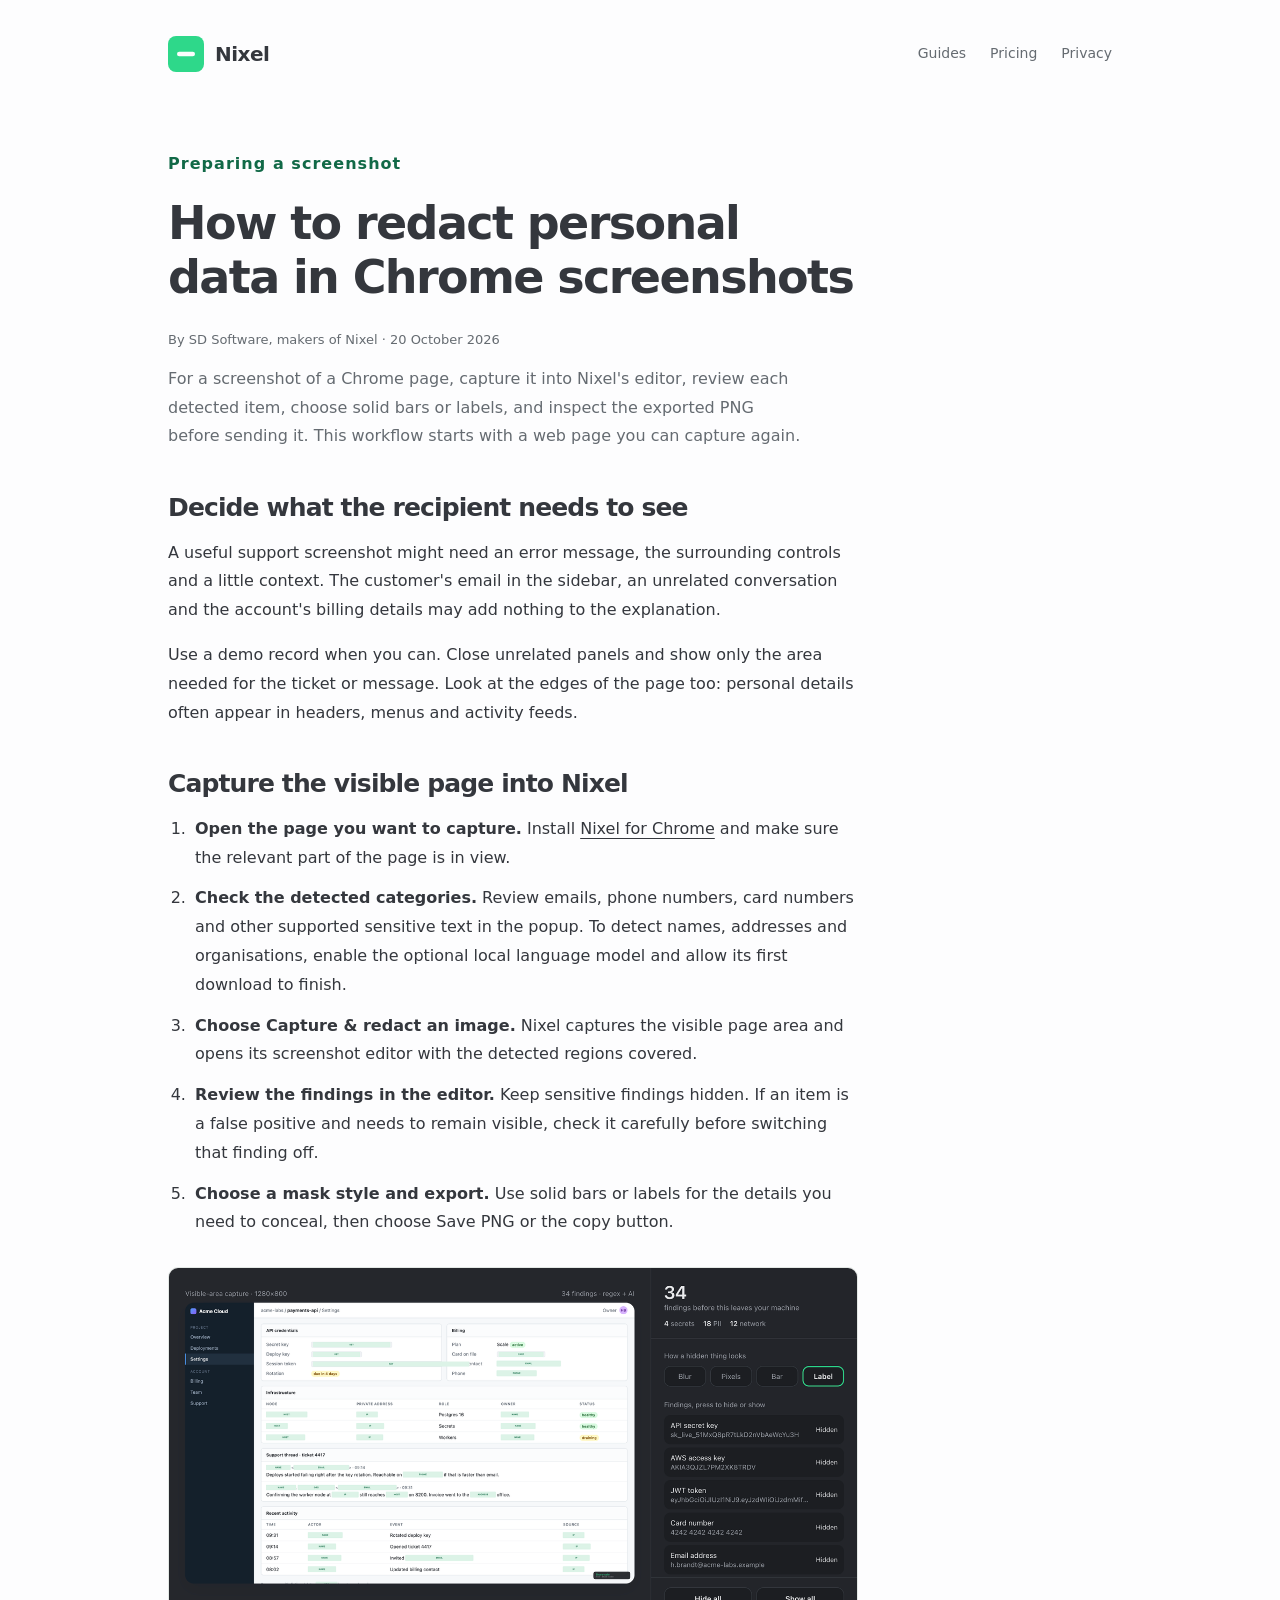
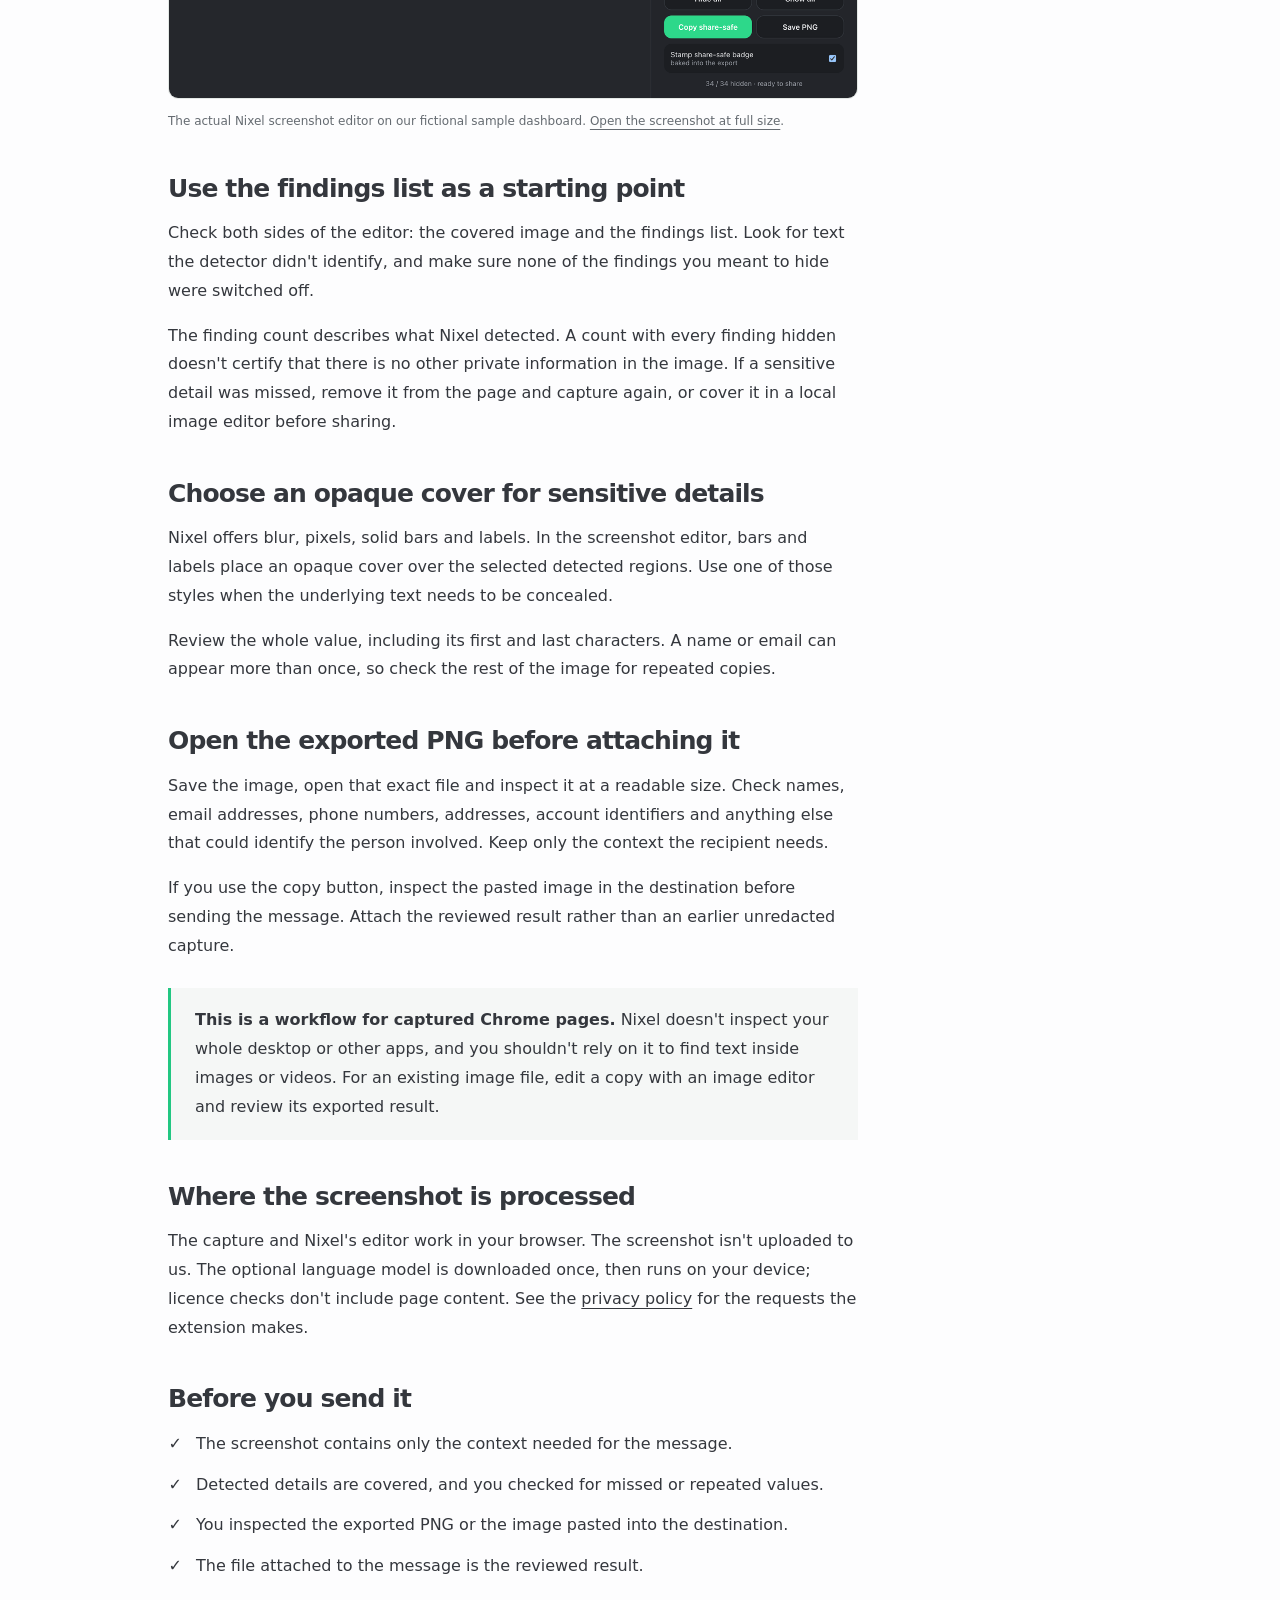
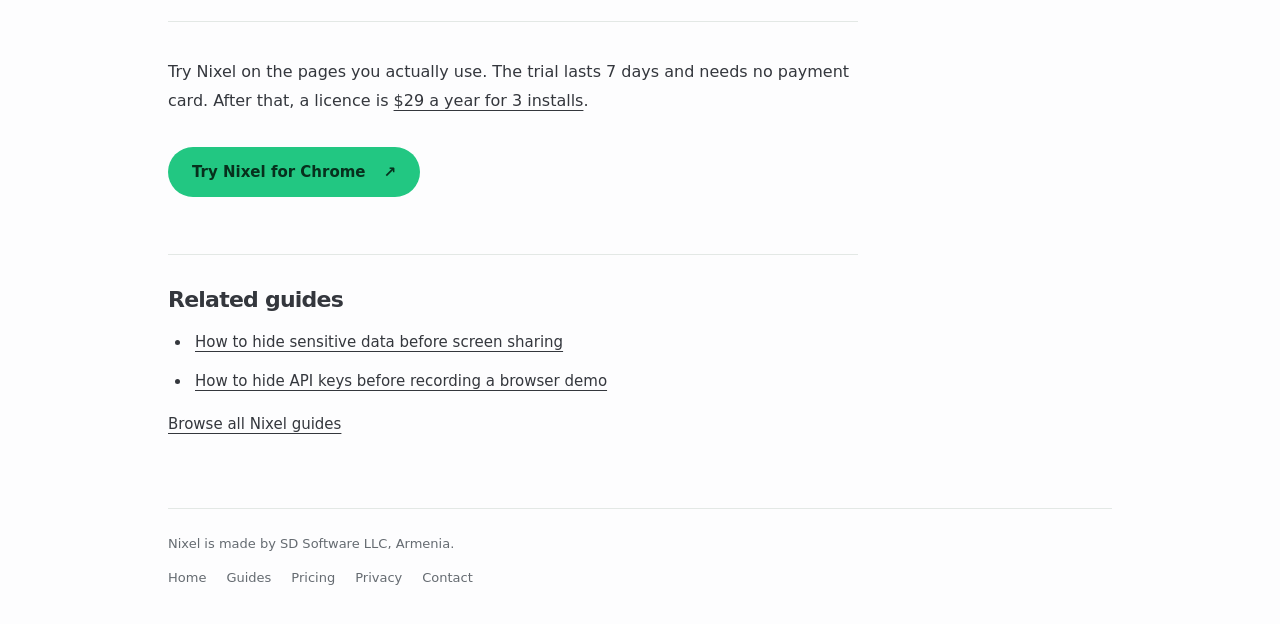
<file: guides/redact-personal-data-screenshots/index.html>
<!doctype html>
<html lang="en">
<head>
  <meta charset="utf-8" />
  <meta name="viewport" content="width=device-width, initial-scale=1" />
  <title>How to redact personal data in Chrome screenshots | Nixel</title>
  <meta name="description" content="Redact emails, names and other personal details in screenshots of Chrome pages. Use Nixel&#x27;s editor, choose opaque masks and check the exported PNG." />
  <link rel="canonical" href="https://nixel.org/guides/redact-personal-data-screenshots/" />
  <meta property="og:type" content="article" />
  <meta property="og:site_name" content="Nixel" />
  <meta property="og:title" content="How to redact personal data in Chrome screenshots" />
  <meta property="og:description" content="Redact emails, names and other personal details in screenshots of Chrome pages. Use Nixel&#x27;s editor, choose opaque masks and check the exported PNG." />
  <meta property="og:url" content="https://nixel.org/guides/redact-personal-data-screenshots/" />
  <meta property="og:image" content="https://nixel.org/assets/nixel-screenshot-editor.png" />
  <meta name="twitter:card" content="summary_large_image" />
  <link rel="icon" href="/assets/favicon.svg" type="image/svg+xml" />
  <link rel="stylesheet" href="/assets/site.css" />
  <script type="application/ld+json">{"@context": "https://schema.org", "@type": "Article", "headline": "How to redact personal data in Chrome screenshots", "description": "Redact emails, names and other personal details in screenshots of Chrome pages. Use Nixel's editor, choose opaque masks and check the exported PNG.", "datePublished": "2026-10-20", "dateModified": "2026-10-20", "author": {"@type": "Organization", "name": "SD Software LLC", "url": "https://nixel.org/"}, "publisher": {"@type": "Organization", "name": "SD Software LLC", "url": "https://nixel.org/"}, "mainEntityOfPage": "https://nixel.org/guides/redact-personal-data-screenshots/", "image": "https://nixel.org/assets/nixel-screenshot-editor.png"}</script>
</head>
<body>
  <a class="skip" href="#main">Skip to content</a>
  <div class="wrap">
    <header class="site-header"><a class="brand" href="/" aria-label="Nixel home"><img src="/assets/favicon.svg" alt="" width="36" height="36" /><b>Nixel</b></a><nav aria-label="Main navigation"><a href="/guides/">Guides</a><a href="/pro">Pricing</a><a href="/privacy">Privacy</a></nav></header>
    <main id="main" class="article">
      <p class="eyebrow">Preparing a screenshot</p>
      <h1>How to redact personal data in Chrome screenshots</h1>
      <p class="byline">By SD Software, makers of Nixel · 20 October 2026</p>
      <p class="lede">For a screenshot of a Chrome page, capture it into Nixel's editor, review each detected item, choose solid bars or labels, and inspect the exported PNG before sending it. This workflow starts with a web page you can capture again.</p>
      <h2>Decide what the recipient needs to see</h2>
      <p>A useful support screenshot might need an error message, the surrounding controls and a little context. The customer's email in the sidebar, an unrelated conversation and the account's billing details may add nothing to the explanation.</p>
      <p>Use a demo record when you can. Close unrelated panels and show only the area needed for the ticket or message. Look at the edges of the page too: personal details often appear in headers, menus and activity feeds.</p>
      <h2>Capture the visible page into Nixel</h2>
      <ol>
        <li><b>Open the page you want to capture.</b> Install <a href="https://chromewebstore.google.com/detail/nixel/mhdpmmbcnoakhpaemgpnomjpgklbdapk">Nixel for Chrome</a> and make sure the relevant part of the page is in view.</li>
        <li><b>Check the detected categories.</b> Review emails, phone numbers, card numbers and other supported sensitive text in the popup. To detect names, addresses and organisations, enable the optional local language model and allow its first download to finish.</li>
        <li><b>Choose Capture &amp; redact an image.</b> Nixel captures the visible page area and opens its screenshot editor with the detected regions covered.</li>
        <li><b>Review the findings in the editor.</b> Keep sensitive findings hidden. If an item is a false positive and needs to remain visible, check it carefully before switching that finding off.</li>
        <li><b>Choose a mask style and export.</b> Use solid bars or labels for the details you need to conceal, then choose Save PNG or the copy button.</li>
      </ol>
      <figure class="article-figure"><a href="/assets/nixel-screenshot-editor.png" target="_blank" rel="noopener"><img src="/assets/nixel-screenshot-editor.png" width="1280" height="800" alt="Nixel screenshot editor showing covered details on a fictional dashboard, with mask controls and a list of findings" loading="lazy" /></a><figcaption>The actual Nixel screenshot editor on our fictional sample dashboard. <a href="/assets/nixel-screenshot-editor.png" target="_blank" rel="noopener">Open the screenshot at full size</a>.</figcaption></figure>
      <h2>Use the findings list as a starting point</h2>
      <p>Check both sides of the editor: the covered image and the findings list. Look for text the detector didn't identify, and make sure none of the findings you meant to hide were switched off.</p>
      <p>The finding count describes what Nixel detected. A count with every finding hidden doesn't certify that there is no other private information in the image. If a sensitive detail was missed, remove it from the page and capture again, or cover it in a local image editor before sharing.</p>
      <h2>Choose an opaque cover for sensitive details</h2>
      <p>Nixel offers blur, pixels, solid bars and labels. In the screenshot editor, bars and labels place an opaque cover over the selected detected regions. Use one of those styles when the underlying text needs to be concealed.</p>
      <p>Review the whole value, including its first and last characters. A name or email can appear more than once, so check the rest of the image for repeated copies.</p>
      <h2>Open the exported PNG before attaching it</h2>
      <p>Save the image, open that exact file and inspect it at a readable size. Check names, email addresses, phone numbers, addresses, account identifiers and anything else that could identify the person involved. Keep only the context the recipient needs.</p>
      <p>If you use the copy button, inspect the pasted image in the destination before sending the message. Attach the reviewed result rather than an earlier unredacted capture.</p>
      <div class="callout"><p><b>This is a workflow for captured Chrome pages.</b> Nixel doesn't inspect your whole desktop or other apps, and you shouldn't rely on it to find text inside images or videos. For an existing image file, edit a copy with an image editor and review its exported result.</p></div>
      <h2>Where the screenshot is processed</h2>
      <p>The capture and Nixel's editor work in your browser. The screenshot isn't uploaded to us. The optional language model is downloaded once, then runs on your device; licence checks don't include page content. See the <a href="/privacy">privacy policy</a> for the requests the extension makes.</p>
      <h2>Before you send it</h2>
      <ul class="checklist"><li>The screenshot contains only the context needed for the message.</li><li>Detected details are covered, and you checked for missed or repeated values.</li><li>You inspected the exported PNG or the image pasted into the destination.</li><li>The file attached to the message is the reviewed result.</li></ul>
      <div class="article-install"><p>Try Nixel on the pages you actually use. The trial lasts 7 days and needs no payment card. After that, a licence is <a href="/pro">$29 a year for 3 installs</a>.</p><a class="cta" href="https://chromewebstore.google.com/detail/nixel/mhdpmmbcnoakhpaemgpnomjpgklbdapk">Try Nixel for Chrome <span aria-hidden="true">↗</span></a></div>
      <aside class="related-guides" aria-labelledby="related-title"><h2 id="related-title">Related guides</h2><ul><li><a href="/guides/hide-sensitive-data-screen-sharing/">How to hide sensitive data before screen sharing</a></li><li><a href="/guides/hide-api-keys-screen-recording/">How to hide API keys before recording a browser demo</a></li></ul><p><a href="/guides/">Browse all Nixel guides</a></p></aside>
    </main>
    <footer><p>Nixel is made by SD Software LLC, Armenia.</p><nav aria-label="Footer navigation"><a href="/">Home</a><a href="/guides/">Guides</a><a href="/pro">Pricing</a><a href="/privacy">Privacy</a><a href="mailto:support@nixel.org">Contact</a></nav></footer>
  </div>
</body>
</html>
</file>
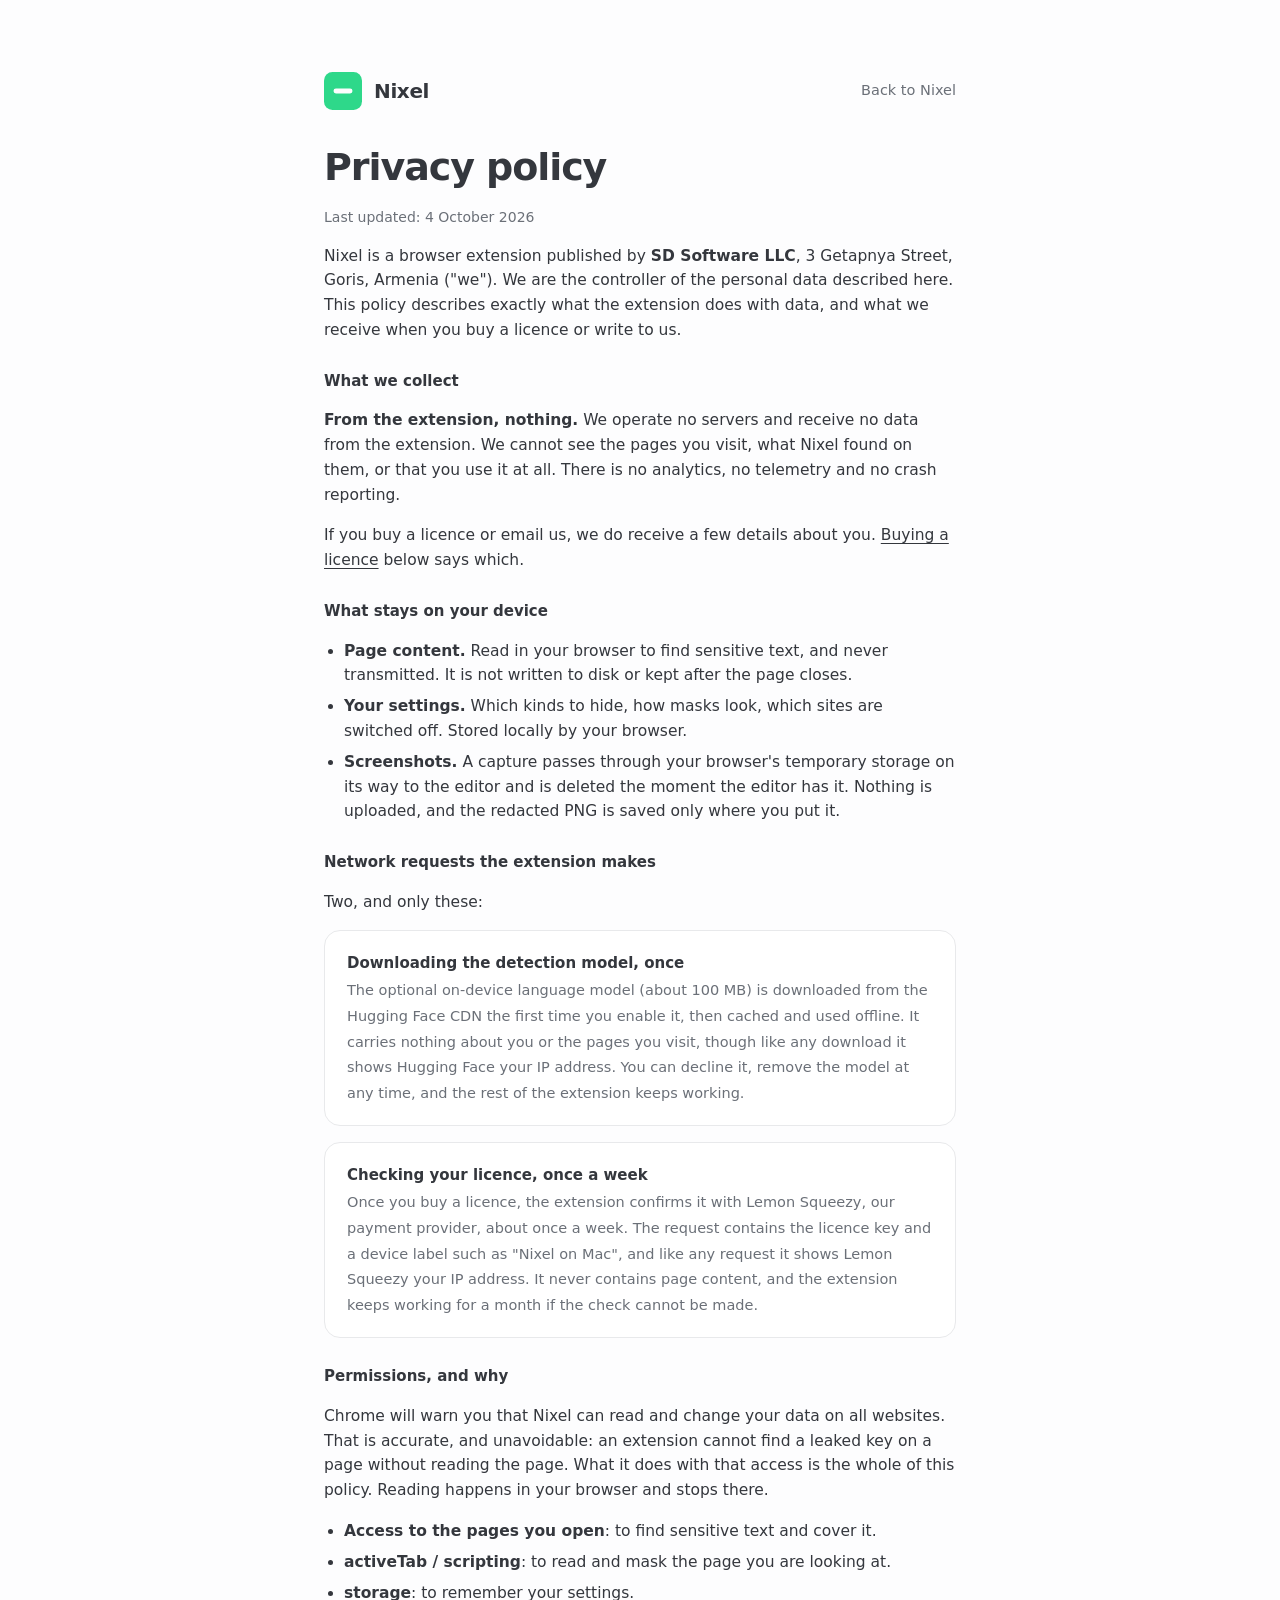
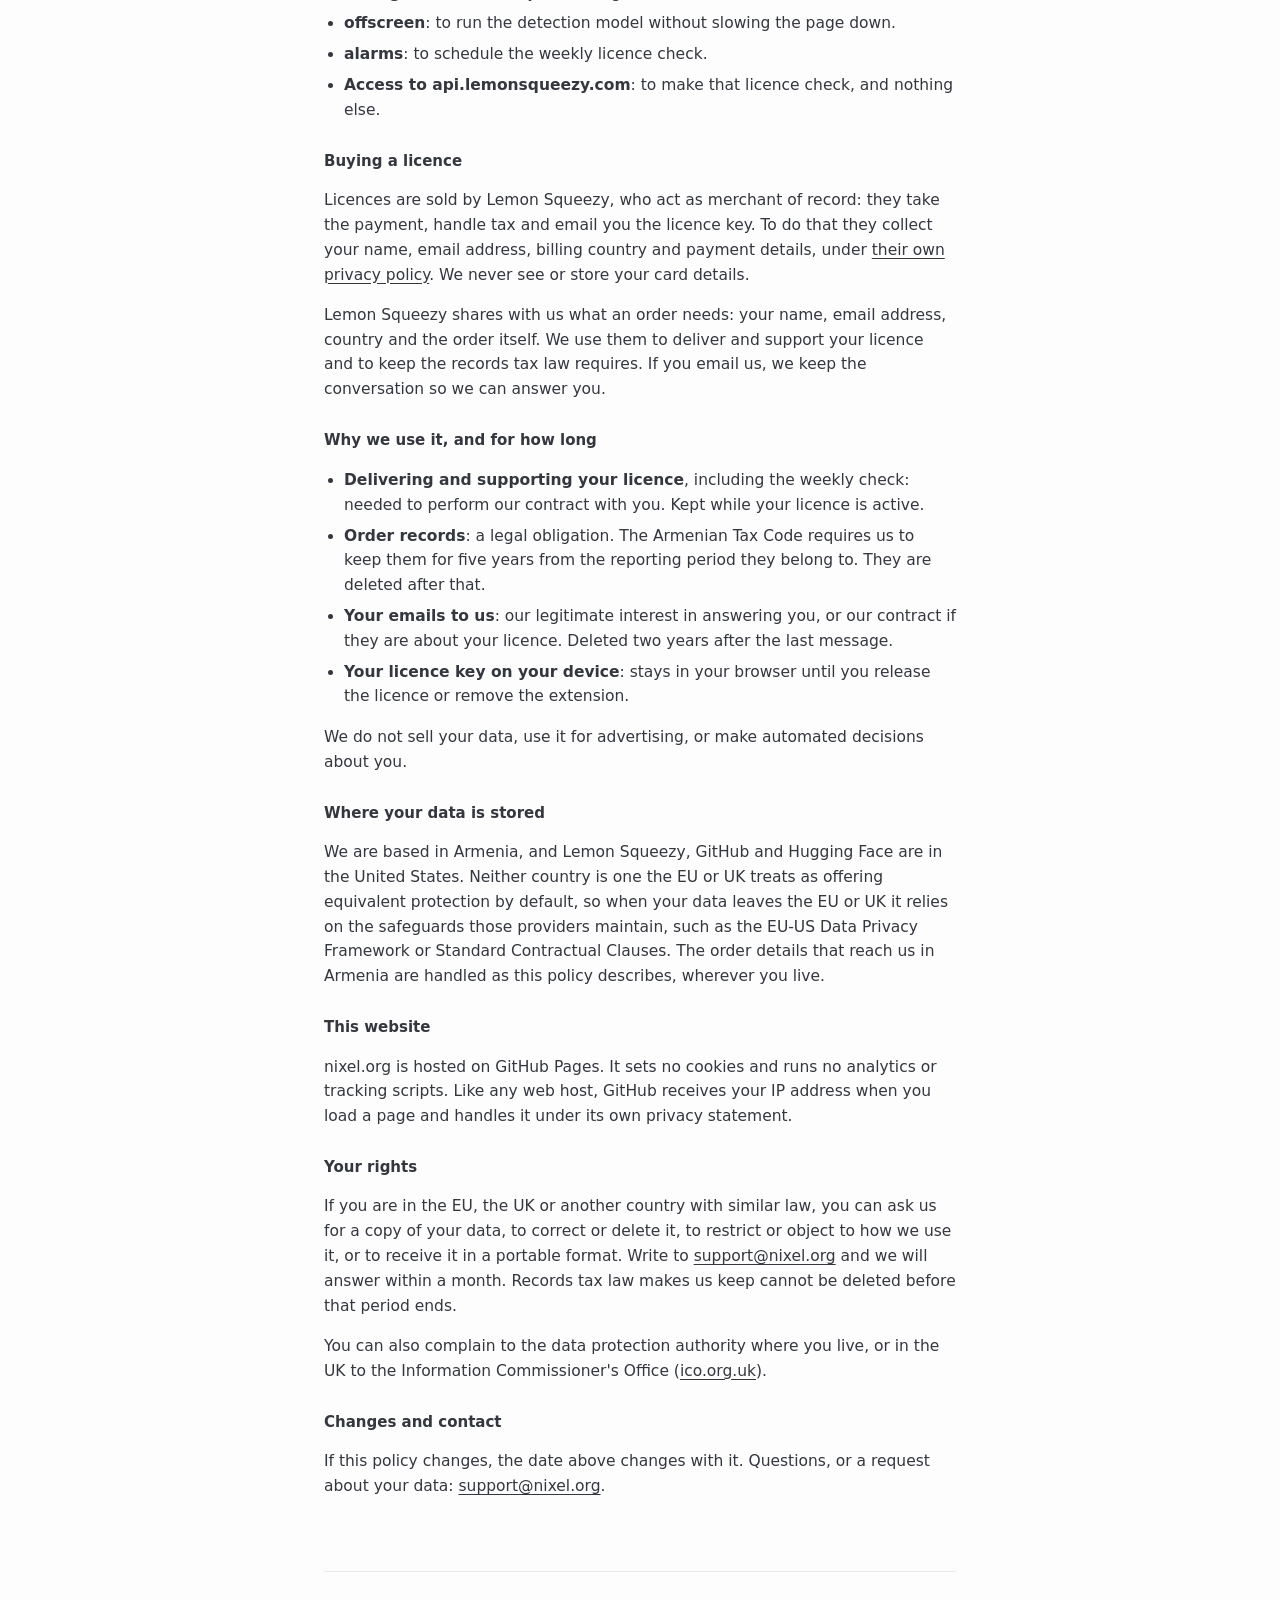
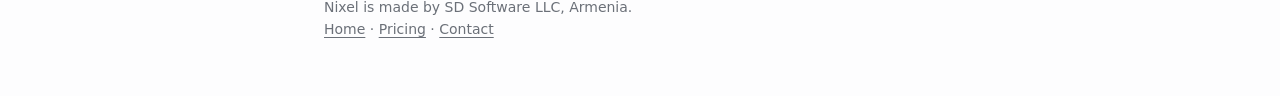
<file: privacy.html>
<!doctype html>
<html lang="en">
<head>
<meta charset="utf-8" />
<meta name="viewport" content="width=device-width, initial-scale=1" />
<title>Nixel privacy policy</title>
<meta name="description" content="Page content stays on your device. Read how Nixel handles local detection, optional model downloads, licence checks and support requests." />
<link rel="canonical" href="https://nixel.org/privacy" />
<meta property="og:type" content="website" />
<meta property="og:site_name" content="Nixel" />
<meta property="og:title" content="Nixel privacy policy" />
<meta property="og:description" content="Page content stays on your device. Read how Nixel handles local detection, optional model downloads, licence checks and support requests." />
<meta property="og:url" content="https://nixel.org/privacy" />
<meta property="og:image" content="https://nixel.org/assets/nixel-social.png" />
<meta name="twitter:card" content="summary_large_image" />
<link rel="icon" href="data:image/svg+xml,%3Csvg xmlns='http://www.w3.org/2000/svg' viewBox='0 0 1024 1024'%3E%3Crect width='1024' height='1024' rx='229' fill='%232ED88A'/%3E%3Crect x='256' y='446' width='512' height='133' rx='66' fill='%23FCFDFD'/%3E%3C/svg%3E" />
<style>
  :root {
    color-scheme: light dark;
    --page:#fdfdfe; --card:#fff; --text:#34373d; --muted:#6b7078; --hair:#e8e9eb;
    --font:-apple-system,"SF Pro Text",system-ui,"Helvetica Neue",Helvetica,sans-serif;
  }
  @media (prefers-color-scheme: dark) {
    :root { --page:#1b1d21; --card:#22252a; --text:#e9eaec; --muted:#9a9ea5; --hair:#383c42; }
  }
  * { box-sizing: border-box; }
  body {
    margin:0; background:var(--page); color:var(--text); font-family:var(--font);
    -webkit-font-smoothing:antialiased; line-height:1.6;
  }
  .wrap { max-width:680px; margin:0 auto; padding:0 24px; }
  header { padding:72px 0 8px; display:flex; align-items:center; gap:12px; }
  header svg { width:38px; height:38px; display:block; }
  header b { font-size:20px; font-weight:600; letter-spacing:-.018em; }
  header a { margin-left:auto; font-size:14.5px; color:var(--muted); text-decoration:none; }
  h1 { font-size:38px; line-height:1.15; font-weight:600; letter-spacing:-.028em;
       margin:28px 0 16px; text-wrap:balance; }
  h3 { font-size:15px; font-weight:600; margin:26px 0 6px; }
  p, li { font-size:15.5px; }
  ul { padding-left:20px; }
  li { margin:6px 0; }
  a { color:var(--text); text-underline-offset:3px; }
  .quiet { font-size:14px; color:var(--muted); }
  .card {
    border:1px solid var(--hair); border-radius:16px; padding:20px 22px; margin:16px 0;
    background:var(--card);
  }
  .card b { display:block; font-size:15px; font-weight:600; margin-bottom:2px; }
  .card span { font-size:14.5px; color:var(--muted); }
  footer { margin:72px 0 56px; padding-top:24px; border-top:1px solid var(--hair);
           font-size:14px; color:var(--muted); }
  footer a { color:var(--muted); }
</style>
</head>
<body>
<div class="wrap">
  <header>
    <svg viewBox="0 0 1024 1024" aria-hidden="true" width="38" height="38">
      <rect width="1024" height="1024" rx="229" fill="#2ED88A"/>
      <rect x="256" y="446" width="512" height="133" rx="66" fill="#FCFDFD"/>
    </svg>
    <b>Nixel</b>
    <a href="/">Back to Nixel</a>
  </header>

  <h1>Privacy policy</h1>
  <p class="quiet">Last updated: 4 October 2026</p>

  <p>
    Nixel is a browser extension published by <b>SD Software LLC</b>, 3 Getapnya
    Street, Goris, Armenia ("we"). We are the controller of the personal data
    described here. This policy describes exactly what the extension does with
    data, and what we receive when you buy a licence or write to us.
  </p>

  <h3>What we collect</h3>
  <p><b>From the extension, nothing.</b> We operate no servers and receive no data
  from the extension. We cannot see the pages you visit, what Nixel found on them,
  or that you use it at all. There is no analytics, no telemetry and no crash
  reporting.</p>
  <p>If you buy a licence or email us, we do receive a few details about you.
  <a href="#buying">Buying a licence</a> below says which.</p>

  <h3>What stays on your device</h3>
  <ul>
    <li><b>Page content.</b> Read in your browser to find sensitive text, and
      never transmitted. It is not written to disk or kept after the page closes.</li>
    <li><b>Your settings.</b> Which kinds to hide, how masks look, which sites are
      switched off. Stored locally by your browser.</li>
    <li><b>Screenshots.</b> A capture passes through your browser's temporary
      storage on its way to the editor and is deleted the moment the editor has
      it. Nothing is uploaded, and the redacted PNG is saved only where you
      put it.</li>
  </ul>

  <h3>Network requests the extension makes</h3>
  <p>Two, and only these:</p>
  <div class="card">
    <b>Downloading the detection model, once</b>
    <span>
      The optional on-device language model (about 100 MB) is downloaded from the
      Hugging Face CDN the first time you enable it, then cached and used offline.
      It carries nothing about you or the pages you visit, though like any
      download it shows Hugging Face your IP address. You can decline it, remove
      the model at any time, and the rest of the extension keeps working.
    </span>
  </div>

  <div class="card">
    <b>Checking your licence, once a week</b>
    <span>
      Once you buy a licence, the extension confirms it with Lemon Squeezy, our
      payment provider, about once a week. The request contains the licence key
      and a device label such as "Nixel on Mac", and like any request it shows
      Lemon Squeezy your IP address. It never contains page content, and the
      extension keeps working for a month if the check cannot be made.
    </span>
  </div>

  <h3>Permissions, and why</h3>
  <p>
    Chrome will warn you that Nixel can read and change your data on all
    websites. That is accurate, and unavoidable: an extension cannot find a
    leaked key on a page without reading the page. What it does with that access
    is the whole of this policy. Reading happens in your browser and stops there.
  </p>
  <ul>
    <li><b>Access to the pages you open</b>: to find sensitive text and cover it.</li>
    <li><b>activeTab / scripting</b>: to read and mask the page you are looking at.</li>
    <li><b>storage</b>: to remember your settings.</li>
    <li><b>offscreen</b>: to run the detection model without slowing the page down.</li>
    <li><b>alarms</b>: to schedule the weekly licence check.</li>
    <li><b>Access to api.lemonsqueezy.com</b>: to make that licence check, and nothing else.</li>
  </ul>

  <h3 id="buying">Buying a licence</h3>
  <p>
    Licences are sold by Lemon Squeezy, who act as merchant of record: they take
    the payment, handle tax and email you the licence key. To do that they collect
    your name, email address, billing country and payment details, under
    <a href="https://www.lemonsqueezy.com/privacy">their own privacy policy</a>.
    We never see or store your card details.
  </p>
  <p>
    Lemon Squeezy shares with us what an order needs: your name, email address,
    country and the order itself. We use them to deliver and support your licence
    and to keep the records tax law requires. If you email us, we keep the
    conversation so we can answer you.
  </p>

  <h3>Why we use it, and for how long</h3>
  <ul>
    <li><b>Delivering and supporting your licence</b>, including the weekly
      check: needed to perform our contract with you. Kept while your licence
      is active.</li>
    <li><b>Order records</b>: a legal obligation. The Armenian Tax Code requires
      us to keep them for five years from the reporting period they belong to.
      They are deleted after that.</li>
    <li><b>Your emails to us</b>: our legitimate interest in answering you, or
      our contract if they are about your licence. Deleted two years after the
      last message.</li>
    <li><b>Your licence key on your device</b>: stays in your browser until you
      release the licence or remove the extension.</li>
  </ul>
  <p>We do not sell your data, use it for advertising, or make automated
  decisions about you.</p>

  <h3>Where your data is stored</h3>
  <p>
    We are based in Armenia, and Lemon Squeezy, GitHub and Hugging Face are in
    the United States. Neither country is one the EU or UK treats as offering
    equivalent protection by default, so when your data leaves the EU or UK it
    relies on the safeguards those providers maintain, such as the EU-US Data
    Privacy Framework or Standard Contractual Clauses. The order details that
    reach us in Armenia are handled as this policy describes, wherever you live.
  </p>

  <h3>This website</h3>
  <p>
    nixel.org is hosted on GitHub Pages. It sets no cookies and runs no analytics
    or tracking scripts. Like any web host, GitHub receives your IP address when you load
    a page and handles it under its own privacy statement.
  </p>

  <h3>Your rights</h3>
  <p>
    If you are in the EU, the UK or another country with similar law, you can
    ask us for a copy of your data, to correct or delete it, to restrict or
    object to how we use it, or to receive it in a portable format. Write to
    <a href="mailto:support@nixel.org">support@nixel.org</a> and we will answer
    within a month. Records tax law makes us keep cannot be deleted before that
    period ends.
  </p>
  <p>
    You can also complain to the data protection authority where you live, or
    in the UK to the Information Commissioner's Office
    (<a href="https://ico.org.uk">ico.org.uk</a>).
  </p>

  <h3>Changes and contact</h3>
  <p>
    If this policy changes, the date above changes with it. Questions, or a
    request about your data:
    <a href="mailto:support@nixel.org">support@nixel.org</a>.
  </p>

  <footer>
    Nixel is made by SD Software LLC, Armenia.<br />
    <a href="/">Home</a> · <a href="/pro">Pricing</a> · <a href="mailto:support@nixel.org">Contact</a>
  </footer>
</div>
</body>
</html>
</file>
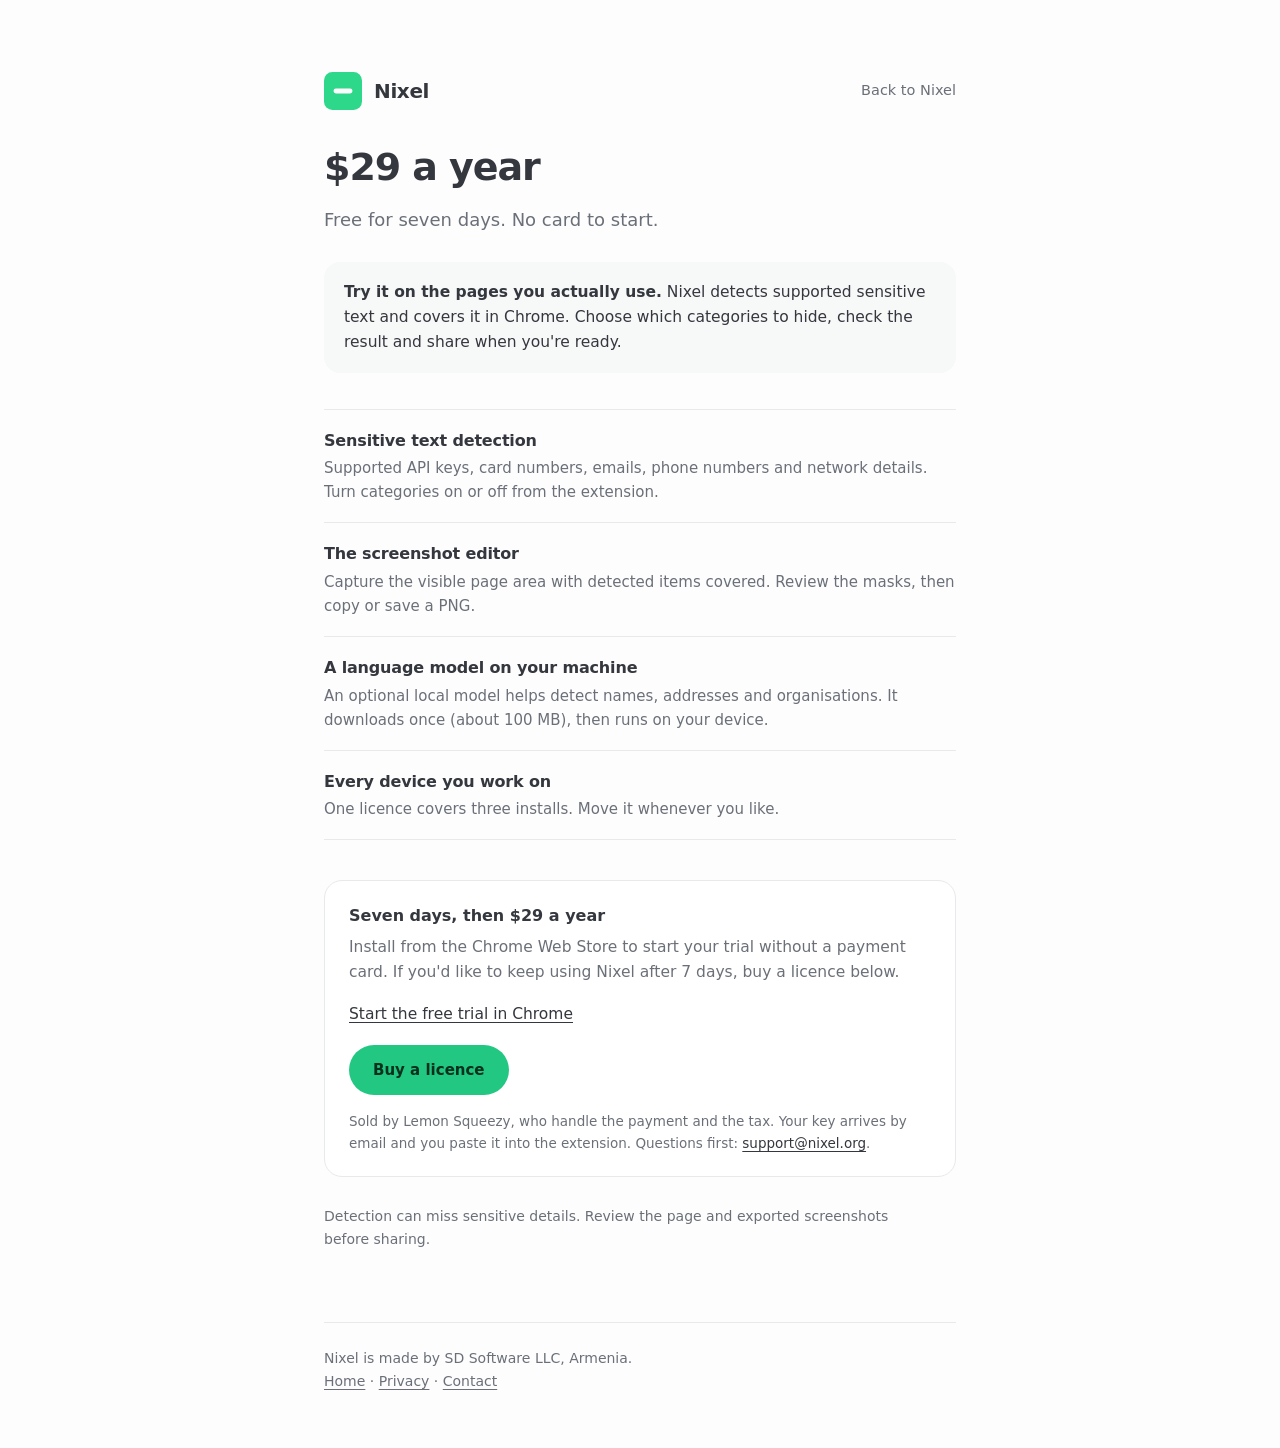
<file: pro.html>
<!doctype html>
<html lang="en">
<head>
<meta charset="utf-8" />
<meta name="viewport" content="width=device-width, initial-scale=1" />
<title>Nixel pricing</title>
<meta name="description" content="Try Nixel free for 7 days with no card required. A $29 yearly licence covers 3 installs, local sensitive-text detection and the screenshot editor." />
<link rel="canonical" href="https://nixel.org/pro" />
<meta property="og:type" content="website" />
<meta property="og:site_name" content="Nixel" />
<meta property="og:title" content="Nixel pricing" />
<meta property="og:description" content="Try Nixel free for 7 days with no card required. A $29 yearly licence covers 3 installs, local sensitive-text detection and the screenshot editor." />
<meta property="og:url" content="https://nixel.org/pro" />
<meta property="og:image" content="https://nixel.org/assets/nixel-social.png" />
<meta name="twitter:card" content="summary_large_image" />
<link rel="icon" href="data:image/svg+xml,%3Csvg xmlns='http://www.w3.org/2000/svg' viewBox='0 0 1024 1024'%3E%3Crect width='1024' height='1024' rx='229' fill='%232ED88A'/%3E%3Crect x='256' y='446' width='512' height='133' rx='66' fill='%23FCFDFD'/%3E%3C/svg%3E" />
<style>
  :root {
    color-scheme: light dark;
    --page:#fdfdfe; --card:#fff; --inset:#f7f8f8; --text:#34373d; --muted:#6b7078;
    --hair:#e8e9eb; --green:#22c782;
    --font:-apple-system,"SF Pro Text",system-ui,"Helvetica Neue",Helvetica,sans-serif;
  }
  @media (prefers-color-scheme: dark) {
    :root { --page:#1b1d21; --card:#22252a; --inset:#1b1e22; --text:#e9eaec;
            --muted:#9a9ea5; --hair:#383c42; --green:#2ed88a; }
  }
  * { box-sizing: border-box; }
  body {
    margin:0; background:var(--page); color:var(--text); font-family:var(--font);
    -webkit-font-smoothing:antialiased; line-height:1.6;
  }
  .wrap { max-width:680px; margin:0 auto; padding:0 24px; }
  header { padding:72px 0 8px; display:flex; align-items:center; gap:12px; }
  header svg { width:38px; height:38px; display:block; }
  header b { font-size:20px; font-weight:600; letter-spacing:-.018em; }
  header a { margin-left:auto; font-size:14.5px; color:var(--muted); text-decoration:none; }
  h1 { font-size:38px; line-height:1.15; font-weight:600; letter-spacing:-.028em;
       margin:28px 0 16px; text-wrap:balance; }
  .lede { font-size:18px; color:var(--muted); margin:0 0 8px; text-wrap:pretty; }
  p, li { font-size:15.5px; }
  a { color:var(--text); text-underline-offset:3px; }
  .promise {
    margin:28px 0 0; padding:18px 20px; border-radius:16px; background:var(--inset);
    font-size:15.5px;
  }
  .promise b { font-weight:600; }
  .list { margin:36px 0 0; }
  .row { padding:18px 0; border-top:1px solid var(--hair); }
  .row:last-child { border-bottom:1px solid var(--hair); }
  .row b { display:block; font-size:16px; font-weight:600; letter-spacing:-.01em; }
  .row span { display:block; margin-top:3px; font-size:15px; color:var(--muted); }
  .status {
    margin:40px 0 0; padding:22px 24px; border-radius:18px;
    border:1px solid var(--hair); background:var(--card);
  }
  .status b { display:block; font-size:16px; font-weight:600; margin-bottom:6px; }
  .status p { margin:0 0 18px; color:var(--muted); }
  .status .fine { margin:16px 0 0; font-size:13.5px; }
  .cta {
    display:inline-block; padding:13px 24px; border-radius:999px; background:var(--green);
    color:#07301d; font-weight:600; font-size:15px; text-decoration:none;
  }
  footer { margin:72px 0 56px; padding-top:24px; border-top:1px solid var(--hair);
           font-size:14px; color:var(--muted); }
  footer a { color:var(--muted); }
</style>
</head>
<body>
<div class="wrap">

  <header>
    <svg viewBox="0 0 1024 1024" aria-hidden="true">
      <rect width="1024" height="1024" rx="229" fill="#2ED88A"/>
      <rect x="256" y="446" width="512" height="133" rx="66" fill="#FCFDFD"/>
    </svg>
    <b>Nixel</b>
    <a href="/">Back to Nixel</a>
  </header>

  <h1>$29 a year</h1>
  <p class="lede">Free for seven days. No card to start.</p>

  <div class="promise">
    <b>Try it on the pages you actually use.</b> Nixel detects supported
    sensitive text and covers it in Chrome. Choose which categories to hide,
    check the result and share when you're ready.
  </div>

  <div class="list">
    <div class="row">
      <b>Sensitive text detection</b>
      <span>Supported API keys, card numbers, emails, phone numbers and network
        details. Turn categories on or off from the extension.</span>
    </div>
    <div class="row">
      <b>The screenshot editor</b>
      <span>Capture the visible page area with detected items covered. Review
        the masks, then copy or save a PNG.</span>
    </div>
    <div class="row">
      <b>A language model on your machine</b>
      <span>An optional local model helps detect names, addresses and organisations.
        It downloads once (about 100 MB), then runs on your device.</span>
    </div>
    <div class="row">
      <b>Every device you work on</b>
      <span>One licence covers three installs. Move it whenever you like.</span>
    </div>
  </div>

  <div class="status">
    <b>Seven days, then $29 a year</b>
    <p>
      Install from the Chrome Web Store to start your trial without a payment
      card. If you'd like to keep using Nixel after 7 days, buy a licence below.
    </p>
    <p><a href="https://chromewebstore.google.com/detail/nixel/mhdpmmbcnoakhpaemgpnomjpgklbdapk">Start the free trial in Chrome</a></p>
    <a class="cta" href="https://nixel.lemonsqueezy.com/checkout/buy/6b533b94-de32-4523-ad15-91b995486063">Buy a licence</a>
    <p class="fine">
      Sold by Lemon Squeezy, who handle the payment and the tax. Your key
      arrives by email and you paste it into the extension. Questions first:
      <a href="mailto:support@nixel.org">support@nixel.org</a>.
    </p>
  </div>

  <p class="lede" style="font-size:14px;margin-top:28px">Detection can miss sensitive details. Review the page and exported screenshots before sharing.</p>

  <footer>
    Nixel is made by SD Software LLC, Armenia.<br />
    <a href="/">Home</a> · <a href="/privacy">Privacy</a> · <a href="mailto:support@nixel.org">Contact</a>
  </footer>

</div>
</body>
</html>
</file>
<file: assets/site.css>
:root {
  color-scheme:light dark;
  --page:#fdfdfe; --card:#fff; --inset:#f5f7f6; --text:#34373d; --muted:#656b71;
  --hair:#e3e8e5; --green:#22c782; --soft-green:#edf8f2; --accent:#116947;
  --font:-apple-system,"SF Pro Text",system-ui,"Helvetica Neue",Helvetica,sans-serif;
}
@media (prefers-color-scheme:dark) {
  :root { --page:#1b1d21; --card:#22252a; --inset:#22262a; --text:#e9eaec; --muted:#a7adb3; --hair:#383e42; --green:#2ed88a; --soft-green:#1e3028; --accent:#72dfac; }
}
* { box-sizing:border-box; }
html { scroll-padding-top:24px; }
body { margin:0; background:var(--page); color:var(--text); font-family:var(--font); -webkit-font-smoothing:antialiased; line-height:1.65; }
a { color:inherit; text-underline-offset:4px; }
a:hover { text-decoration-thickness:2px; }
a:focus-visible,summary:focus-visible,video:focus-visible { outline:3px solid var(--accent); outline-offset:5px; }
.skip { position:absolute; top:8px; left:16px; background:var(--card); padding:8px 16px; transform:translateY(-200%); z-index:5; }
.skip:focus { transform:translateY(0); }
.wrap { max-width:1008px; margin:0 auto; padding:0 32px; }
.site-header { display:flex; align-items:center; justify-content:space-between; gap:24px; padding:36px 0; }
.brand { display:inline-flex; align-items:center; gap:11px; text-decoration:none; }
.brand img { display:block; }
.brand b { font-size:20px; font-weight:650; letter-spacing:-.025em; }
nav { display:flex; flex-wrap:wrap; gap:24px; font-size:14px; color:var(--muted); }
nav a { text-decoration:none; }
nav a:hover { color:var(--text); text-decoration:underline; }
.hero { max-width:770px; padding:58px 0 34px; }
.eyebrow { margin:0 0 17px; font-size:12px; font-weight:600; letter-spacing:.065em; color:var(--accent); }
.eyebrow>span { display:inline-block; width:6px; height:6px; background:var(--green); border-radius:50%; margin-right:7px; vertical-align:2px; }
h1,h2,h3 { line-height:1.18; font-weight:600; letter-spacing:-.035em; text-wrap:balance; }
h1 { font-size:clamp(38px,6.2vw,62px); margin:0 0 24px; }
h2 { font-size:31px; margin:0 0 20px; }
h3 { font-size:18px; letter-spacing:-.02em; margin:14px 0 12px; }
p,li { font-size:15px; }
.lede { max-width:635px; font-size:18px; line-height:1.7; color:var(--muted); margin:0 0 27px; text-wrap:pretty; }
.actions { display:flex; align-items:center; flex-wrap:wrap; gap:22px; }
.cta { display:inline-flex; align-items:center; justify-content:center; gap:18px; padding:13px 24px; border-radius:999px; background:var(--green); color:#07301d; font-weight:600; font-size:15px; text-decoration:none; }
.cta:hover { filter:brightness(1.05); }
.text-link { font-size:14px; }
.text-link span { margin-left:7px; }
.quiet { font-size:13px; color:var(--muted); }
.hero>.quiet { margin:15px 0 0; }
.video-demo { margin:12px 0 0; scroll-margin-top:20px; }
.video-topline { display:flex; justify-content:space-between; gap:12px; padding:12px 17px; background:var(--inset); border:1px solid var(--hair); border-bottom:0; border-radius:14px 14px 0 0; color:var(--muted); font-size:12px; }
video { display:block; width:100%; height:auto; aspect-ratio:16/9; background:#1b1d21; border:1px solid var(--hair); border-radius:0 0 14px 14px; }
figcaption { color:var(--muted); font-size:12px; margin:12px 0 0; }
.transcript { color:var(--muted); font-size:12px; margin-top:8px; }
.transcript summary { cursor:pointer; text-underline-offset:3px; }
.transcript p { max-width:680px; font-size:14px; }
.section { padding-top:88px; }
.section-heading { max-width:640px; margin-bottom:28px; }
.cards { display:grid; grid-template-columns:repeat(3,minmax(0,1fr)); gap:24px; }
.cards article { border-top:1px solid var(--hair); padding-top:21px; }
.number { font-size:12px; font-variant-numeric:tabular-nums; color:var(--accent); }
.cards p { margin:0; color:var(--muted); line-height:1.75; }
.split { display:grid; grid-template-columns:1fr 1.16fr; gap:74px; }
.muted { color:var(--muted); }
.detection-list { list-style:none; margin:0; padding:0; }
.detection-list li { padding:17px 0; border-bottom:1px solid var(--hair); }
.detection-list li:first-child { padding-top:0; }
.detection-list b { font-weight:600; }
.detection-list span { display:block; color:var(--muted); font-size:14px; margin-top:4px; }
.privacy-note { display:flex; align-items:flex-start; gap:25px; margin-top:88px; padding:30px 34px; background:var(--soft-green); border-radius:16px; }
.local-icon { flex-shrink:0; color:var(--accent); font-size:27px; line-height:1; padding-top:4px; }
.privacy-note h2 { font-size:27px; }
.privacy-note p { margin-bottom:0; }
.privacy-note .eyebrow { margin-bottom:12px; }
.privacy-note .quiet { font-size:13px; }
.faq { max-width:760px; }
.faq>h2 { margin-bottom:28px; }
.faq details { border-top:1px solid var(--hair); padding:20px 0; }
.faq details:last-child { border-bottom:1px solid var(--hair); }
.faq summary { font-size:16px; font-weight:550; cursor:pointer; padding-right:14px; }
.faq details p { color:var(--muted); margin:14px 0 0; }
.guide-link { margin-top:64px; padding-left:24px; border-left:3px solid var(--green); max-width:730px; }
.guide-link h2 { font-size:22px; margin-bottom:10px; }
.guide-link .eyebrow { margin-bottom:10px; }
.guide-link p:last-child { color:var(--muted); margin-bottom:0; }
.closing { margin-top:88px; padding:44px 0 0; border-top:1px solid var(--hair); }
.closing h2 { font-size:29px; margin-bottom:12px; }
.closing>p { color:var(--muted); }
.closing>.cta { margin-top:8px; }
footer { margin:70px 0 36px; padding-top:24px; border-top:1px solid var(--hair); color:var(--muted); }
footer p { font-size:13px; margin:0 0 12px; }
footer nav { font-size:13px; gap:20px; }
.article { max-width:690px; padding-top:42px; }
.article h1 { font-size:clamp(34px,5vw,46px); }
.article h2 { font-size:25px; margin:42px 0 16px; }
.article h3 { margin:28px 0 12px; }
.article p,.article li { font-size:16px; line-height:1.8; }
.article .byline { font-size:13px; color:var(--muted); }
.article ul,.article ol { padding-left:23px; }
.article li { padding-left:4px; margin:12px 0; }
.article .callout { margin:28px 0; padding:18px 24px; border-left:3px solid var(--green); background:var(--inset); }
.article .callout p { margin:0; }
.article .checklist { list-style:'✓  '; padding-left:24px; }
.article .cta { font-size:15px; margin:15px 0; }
@media (max-width:640px) {
  .wrap { padding:0 22px; }
  .site-header { padding:26px 0; gap:16px; }
  .site-header nav { gap:16px; font-size:13px; }
  .hero { padding-top:35px; }
  .hero .eyebrow { font-size:11px; letter-spacing:.025em; }
  .lede { font-size:17px; }
  .actions { gap:16px; }
  h2 { font-size:27px; }
  .cards { grid-template-columns:1fr; gap:26px; }
  .cards article { padding-top:16px; }
  .cards h3 { margin-top:8px; }
  .section { padding-top:62px; }
  .split { grid-template-columns:1fr; gap:24px; }
  .split h2 br { display:none; }
  .privacy-note { margin-top:62px; padding:24px; gap:0; }
  .local-icon { display:none; }
  .privacy-note h2 { font-size:24px; }
  .video-topline { padding:10px 12px; font-size:10px; }
  .guide-link { margin-top:48px; padding-left:20px; }
  .closing { margin-top:62px; }
  .closing h2 { font-size:27px; }
  footer { margin-top:54px; }
  .article { padding-top:30px; }
}
@media (max-width:360px) {
  .wrap { padding:0 16px; }
  .site-header nav { gap:12px; }
  .brand { gap:8px; }
  .brand img { width:30px; height:30px; }
  .brand b { font-size:18px; }
  .desktop-break { display:none; }
}

.article-figure { margin:30px 0; }
.article-figure img { display:block; width:100%; height:auto; border:1px solid var(--hair); border-radius:10px; }
.article-figure figcaption { line-height:1.7; }
.article-figure>a:focus-visible { display:block; border-radius:10px; }
.related-guides { border-top:1px solid var(--hair); margin-top:42px; padding-top:4px; }
.article .related-guides h2 { margin-top:28px; font-size:22px; }
.article .related-guides li,.article .related-guides p { font-size:15px; }
.article-install { margin-top:40px; padding-top:20px; border-top:1px solid var(--hair); }
.guide-index article { padding:28px 0; border-top:1px solid var(--hair); }
.guide-index article:last-child { border-bottom:1px solid var(--hair); margin-bottom:28px; }
.guide-index .eyebrow { margin:0 0 10px; font-size:12px; }
.article .guide-index h2 { margin:0 0 12px; font-size:25px; }
.article .guide-index p:last-child { margin-bottom:0; color:var(--muted); }
.guide-browse { margin-top:24px; font-size:14px; }
</file>
